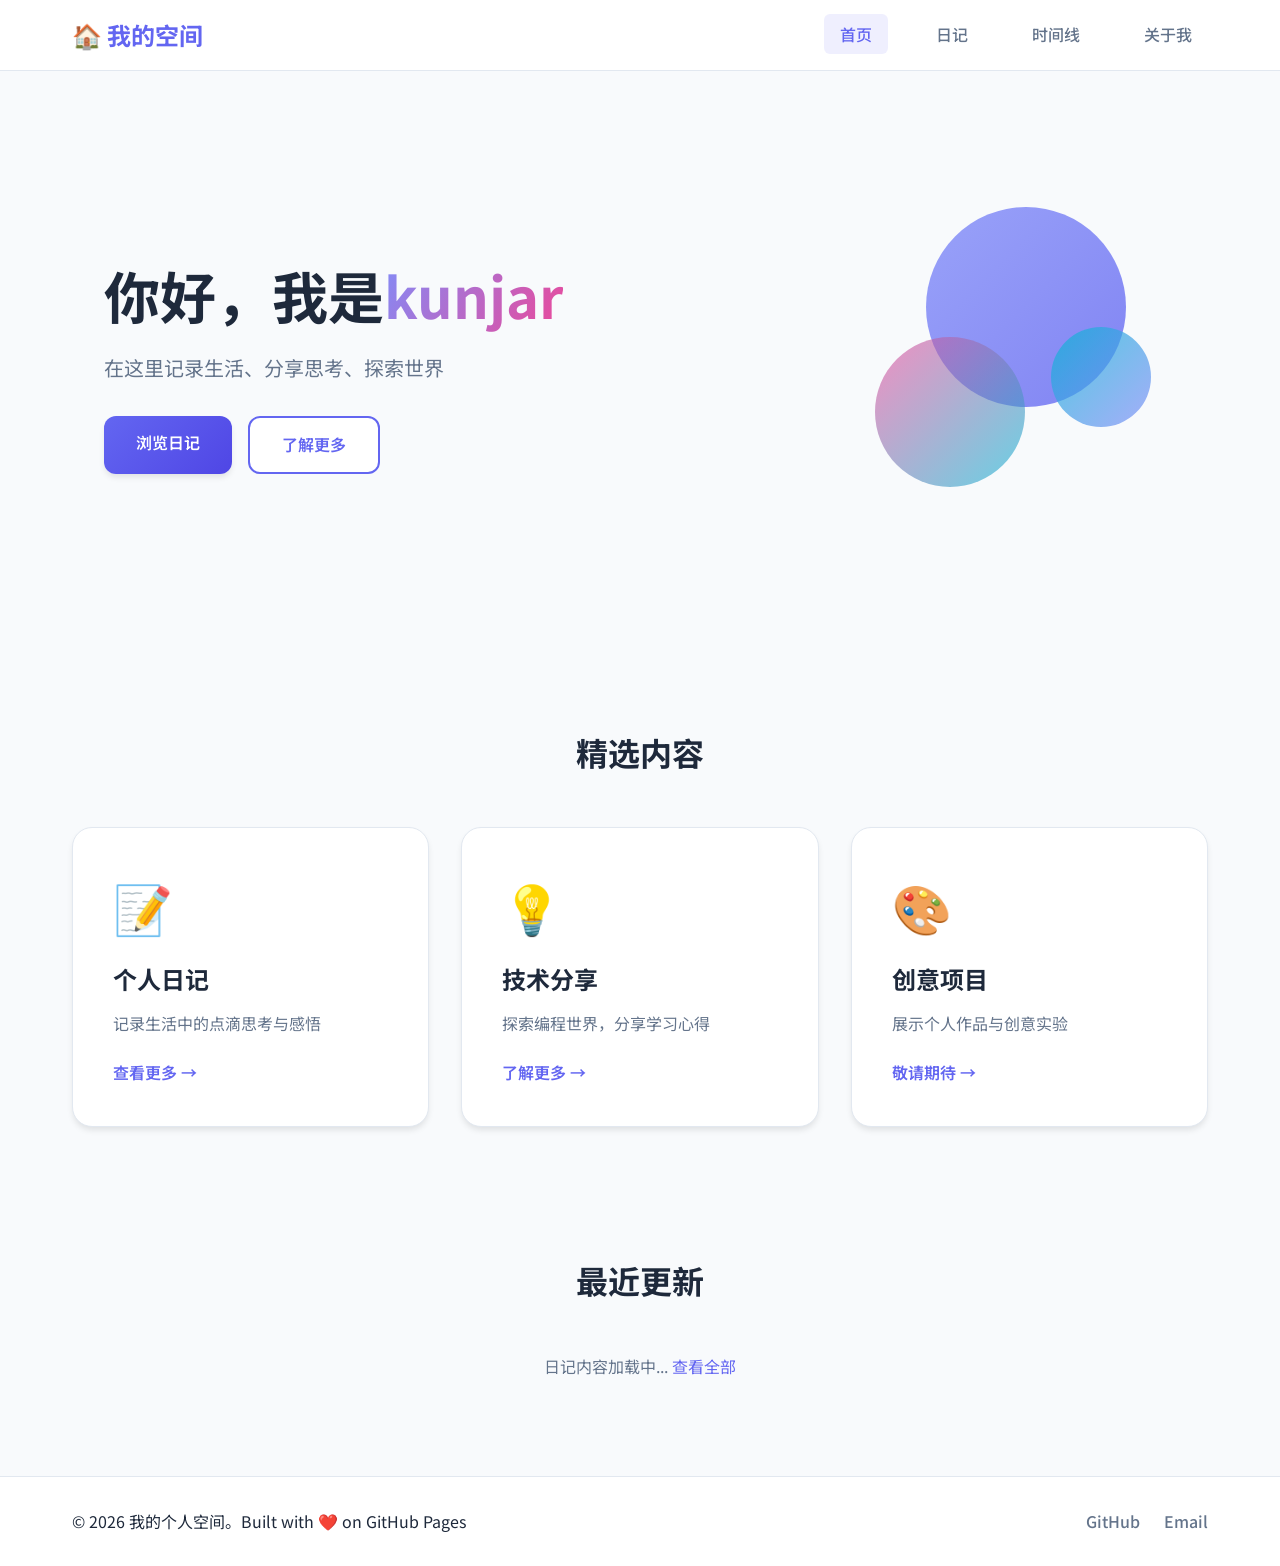
<file: index.html>
<!DOCTYPE html>
<html lang="zh-CN">
<head>
    <meta charset="UTF-8">
    <meta name="viewport" content="width=device-width, initial-scale=1.0">
    <title>kunjar 的随想录 | 记录生活与思考</title>
    <link rel="icon" type="image/svg+xml" href="favicon.svg">
    <link rel="stylesheet" href="css/style.css">
    <link rel="preconnect" href="https://fonts.googleapis.com">
    <link href="https://fonts.googleapis.com/css2?family=Noto+Sans+SC:wght@300;400;500;700&display=swap" rel="stylesheet">
</head>
<body>
    <header class="header">
        <nav class="nav">
            <div class="nav-brand">
                <a href="index.html">🏠 我的空间</a>
            </div>
            <ul class="nav-links">
                <li><a href="index.html" class="active">首页</a></li>
                <li><a href="journal/index.html">日记</a></li>
                <li><a href="timeline.html">时间线</a></li>
                <li><a href="about.html">关于我</a></li>
            </ul>
        </nav>
    </header>

    <main class="container">
        <section class="hero">
            <div class="hero-content">
                <h1 class="hero-title">你好，我是<span class="highlight">kunjar</span></h1>
                <p class="hero-subtitle">在这里记录生活、分享思考、探索世界</p>
                <div class="hero-actions">
                    <a href="journal/index.html" class="btn btn-primary">浏览日记</a>
                    <a href="about.html" class="btn btn-secondary">了解更多</a>
                </div>
            </div>
            <div class="hero-visual">
                <div class="floating-shapes">
                    <div class="shape shape-1"></div>
                    <div class="shape shape-2"></div>
                    <div class="shape shape-3"></div>
                </div>
            </div>
        </section>

        <section class="featured">
            <h2 class="section-title">精选内容</h2>
            <div class="cards-grid">
                <div class="card">
                    <div class="card-icon">📝</div>
                    <h3>个人日记</h3>
                    <p>记录生活中的点滴思考与感悟</p>
                    <a href="journal/index.html" class="card-link">查看更多 →</a>
                </div>
                <div class="card">
                    <div class="card-icon">💡</div>
                    <h3>技术分享</h3>
                    <p>探索编程世界，分享学习心得</p>
                    <a href="tech.html" class="card-link">了解更多 →</a>
                </div>
                <div class="card">
                    <div class="card-icon">🎨</div>
                    <h3>创意项目</h3>
                    <p>展示个人作品与创意实验</p>
                    <a href="coming-soon.html" class="card-link">敬请期待 →</a>
                </div>
            </div>
        </section>

        <section class="latest-posts">
            <h2 class="section-title">最近更新</h2>
            <div id="latest-posts" class="posts-list">
                <!-- 通过 JS 动态加载 -->
            </div>
        </section>
    </main>

    <footer class="footer">
        <div class="footer-content">
            <p>&copy; 2026 我的个人空间。Built with ❤️ on GitHub Pages</p>
            <div class="social-links">
                <a href="https://github.com/kunjar-git" target="_blank">GitHub</a>
                <a href="mailto:kunjar518@163.com">Email</a>
            </div>
        </div>
    </footer>

    <script src="js/main.js"></script>
</body>
</html>
</file>
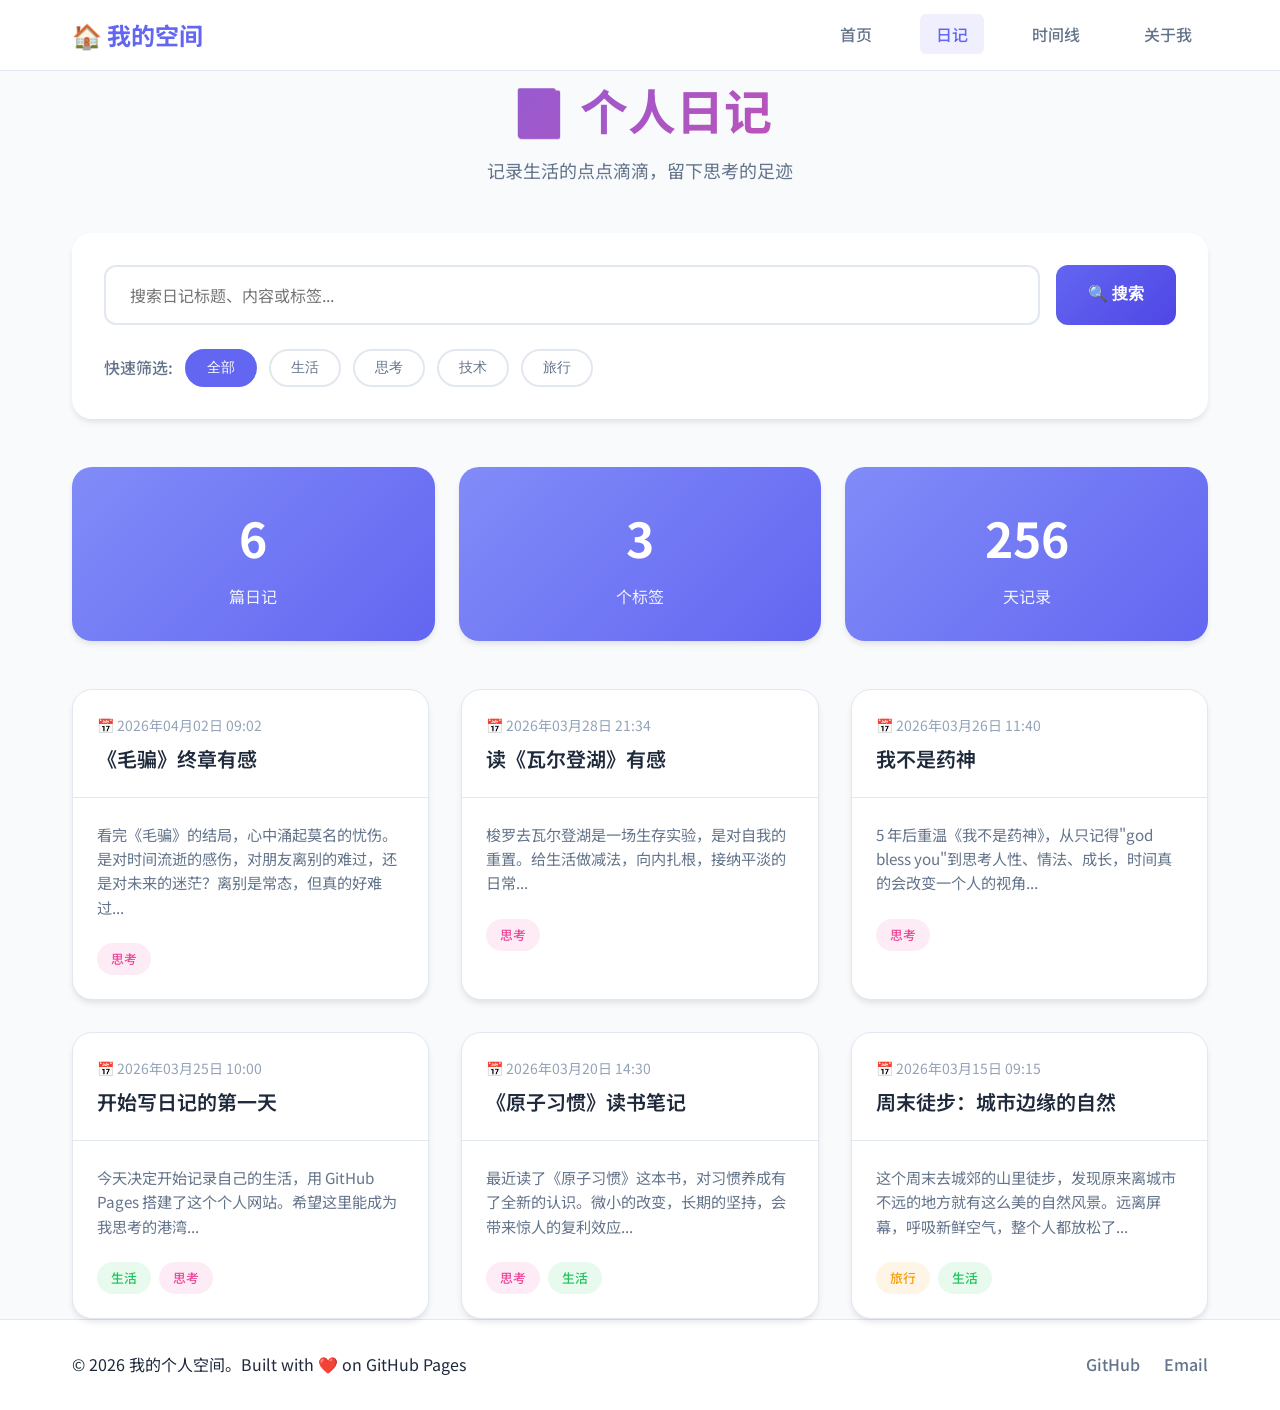
<file: journal/index.html>
<!DOCTYPE html>
<html lang="zh-CN">
<head>
    <meta charset="UTF-8">
    <meta name="viewport" content="width=device-width, initial-scale=1.0">
    <title>日记列表 | kunjar 的随想录</title>
    <link rel="icon" type="image/svg+xml" href="../favicon.svg">
    <link rel="stylesheet" href="../css/style.css">
    <link rel="stylesheet" href="../css/journal.css">
    <link href="https://fonts.googleapis.com/css2?family=Noto+Sans+SC:wght@300;400;500;700&display=swap" rel="stylesheet">
</head>
<body>
    <header class="header">
        <nav class="nav">
            <div class="nav-brand">
                <a href="../index.html">🏠 我的空间</a>
            </div>
            <ul class="nav-links">
                <li><a href="../index.html">首页</a></li>
                <li><a href="index.html" class="active">日记</a></li>
                <li><a href="../timeline.html">时间线</a></li>
                <li><a href="../about.html">关于我</a></li>
            </ul>
        </nav>
    </header>

    <main class="container">
        <section class="journal-header">
            <h1 class="page-title">📔 个人日记</h1>
            <p class="page-subtitle">记录生活的点点滴滴，留下思考的足迹</p>
        </section>

        <section class="search-section">
            <div class="search-container">
                <input 
                    type="text" 
                    id="search-input" 
                    class="search-input" 
                    placeholder="搜索日记标题、内容或标签..."
                >
                <button id="search-btn" class="search-btn">🔍 搜索</button>
            </div>
            <div class="search-filters">
                <span class="filter-label">快速筛选:</span>
                <button class="filter-btn active" data-filter="all">全部</button>
                <button class="filter-btn" data-filter="life">生活</button>
                <button class="filter-btn" data-filter="thoughts">思考</button>
                <button class="filter-btn" data-filter="tech">技术</button>
                <button class="filter-btn" data-filter="travel">旅行</button>
            </div>
        </section>

        <section class="journal-stats">
            <div class="stat-card">
                <span class="stat-number" id="total-posts">0</span>
                <span class="stat-label">篇日记</span>
            </div>
            <div class="stat-card">
                <span class="stat-number" id="total-tags">0</span>
                <span class="stat-label">个标签</span>
            </div>
            <div class="stat-card">
                <span class="stat-number" id="first-post-days">0</span>
                <span class="stat-label">天记录</span>
            </div>
        </section>

        <section class="posts-section">
            <div id="posts-container" class="posts-grid">
                <!-- 日记内容通过 JS 动态加载 -->
            </div>
            <div id="no-results" class="no-results" style="display: none;">
                <p>😕 没有找到匹配的日记</p>
            </div>
        </section>
    </main>

    <footer class="footer">
        <div class="footer-content">
            <p>&copy; 2026 我的个人空间。Built with ❤️ on GitHub Pages</p>
            <div class="social-links">
                <a href="https://github.com/kunjar-git" target="_blank">GitHub</a>
                <a href="mailto:kunjar518@163.com">Email</a>
            </div>
        </div>
    </footer>

    <script src="../js/version.js"></script>
    <script src="../js/journal-search.js"></script>
    <script src="../js/journal.js"></script>
</body>
</html>
</file>
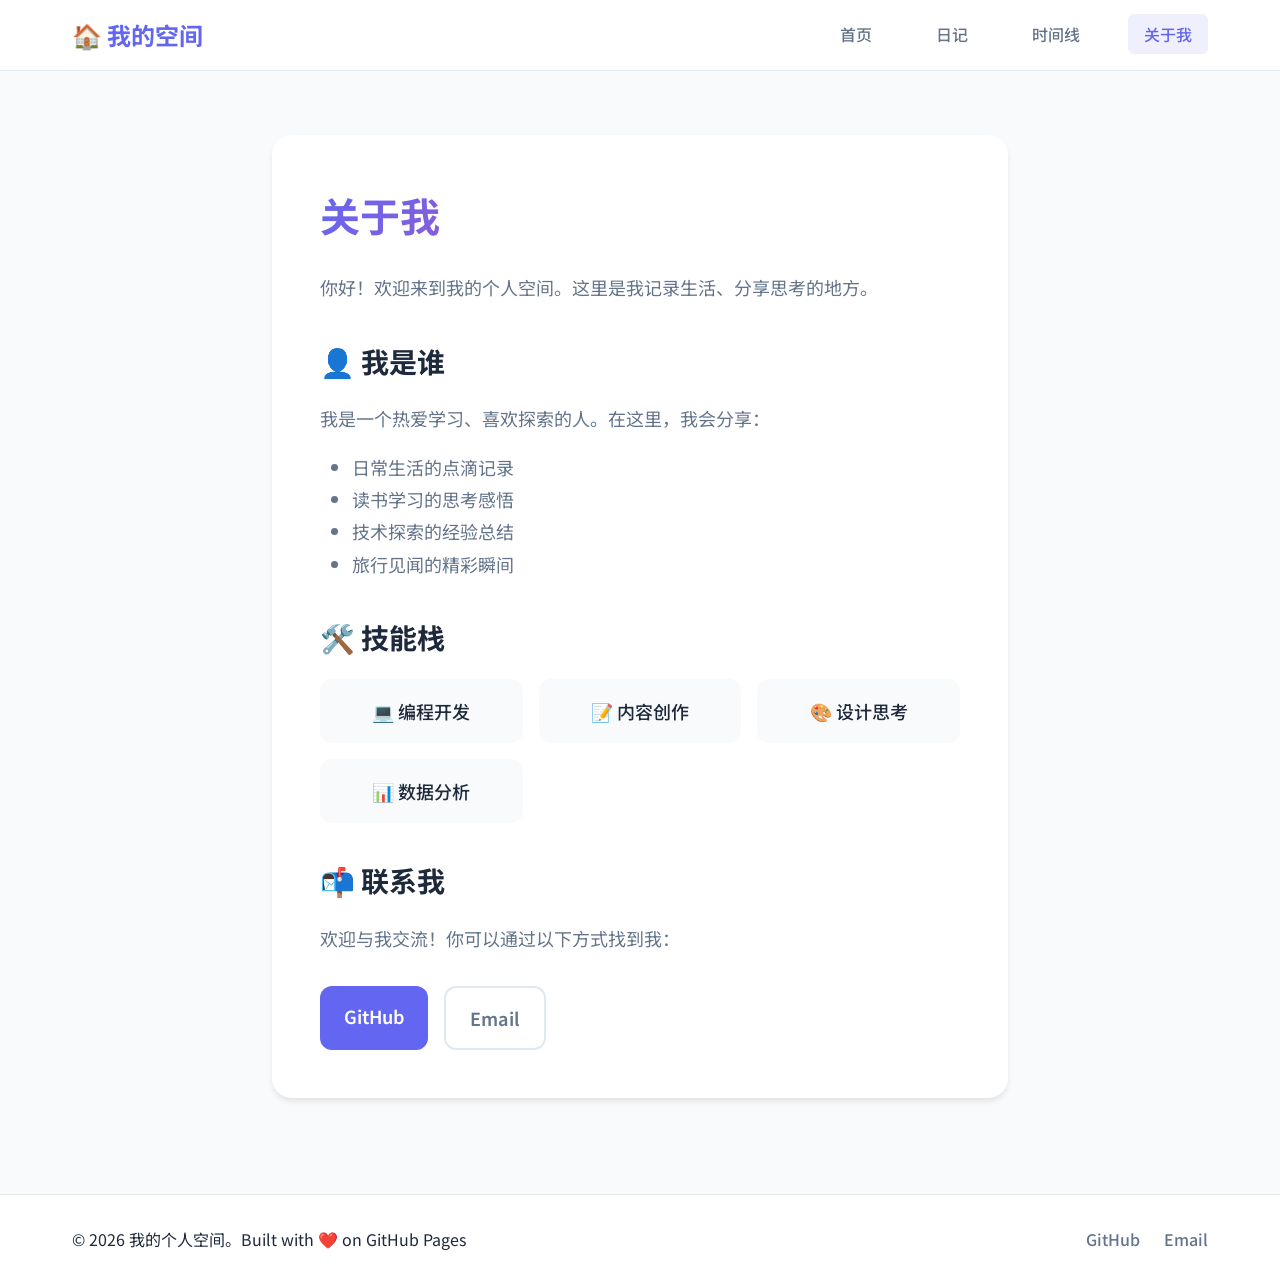
<file: about.html>
<!DOCTYPE html>
<html lang="zh-CN">
<head>
    <meta charset="UTF-8">
    <meta name="viewport" content="width=device-width, initial-scale=1.0">
    <title>关于 kunjar | 随想录</title>
    <link rel="icon" type="image/svg+xml" href="favicon.svg">
    <link rel="stylesheet" href="css/style.css">
    <link href="https://fonts.googleapis.com/css2?family=Noto+Sans+SC:wght@300;400;500;700&display=swap" rel="stylesheet">
    <style>
        .about-section {
            max-width: 800px;
            margin: 0 auto;
            padding: 4rem 2rem;
        }
        
        .about-card {
            background: var(--card-bg);
            padding: 3rem;
            border-radius: var(--radius-lg);
            box-shadow: var(--shadow-md);
            margin-bottom: 2rem;
        }
        
        .about-title {
            font-size: 2.5rem;
            margin-bottom: 1.5rem;
            background: linear-gradient(135deg, var(--primary-color), var(--secondary-color));
            -webkit-background-clip: text;
            -webkit-text-fill-color: transparent;
            background-clip: text;
        }
        
        .about-content {
            font-size: 1.125rem;
            line-height: 1.8;
            color: var(--text-secondary);
        }
        
        .about-content h2 {
            font-size: 1.75rem;
            color: var(--text-primary);
            margin: 2rem 0 1rem;
        }
        
        .skills-grid {
            display: grid;
            grid-template-columns: repeat(auto-fit, minmax(200px, 1fr));
            gap: 1rem;
            margin-top: 1rem;
        }
        
        .skill-item {
            background: var(--bg-color);
            padding: 1rem 1.5rem;
            border-radius: var(--radius-md);
            text-align: center;
            font-weight: 500;
            color: var(--text-primary);
        }
        
        .contact-links {
            display: flex;
            gap: 1rem;
            margin-top: 2rem;
            flex-wrap: wrap;
        }
        
        .contact-btn {
            padding: 0.875rem 1.5rem;
            border-radius: var(--radius-md);
            font-weight: 600;
            transition: all 0.3s ease;
        }
        
        .contact-btn.primary {
            background: var(--primary-color);
            color: white;
        }
        
        .contact-btn.secondary {
            border: 2px solid var(--border-color);
            color: var(--text-secondary);
        }
        
        .contact-btn:hover {
            transform: translateY(-2px);
            box-shadow: var(--shadow-md);
        }
    </style>
</head>
<body>
    <header class="header">
        <nav class="nav">
            <div class="nav-brand">
                <a href="index.html">🏠 我的空间</a>
            </div>
            <ul class="nav-links">
                <li><a href="index.html">首页</a></li>
                <li><a href="journal/index.html">日记</a></li>
                <li><a href="timeline.html">时间线</a></li>
                <li><a href="about.html" class="active">关于我</a></li>
            </ul>
        </nav>
    </header>

    <main class="container">
        <section class="about-section">
            <div class="about-card">
                <h1 class="about-title">关于我</h1>
                <div class="about-content">
                    <p>
                        你好！欢迎来到我的个人空间。这里是我记录生活、分享思考的地方。
                    </p>
                    
                    <h2>👤 我是谁</h2>
                    <p>
                        我是一个热爱学习、喜欢探索的人。在这里，我会分享：
                    </p>
                    <ul style="margin: 1rem 0; padding-left: 2rem; color: var(--text-secondary);">
                        <li>日常生活的点滴记录</li>
                        <li>读书学习的思考感悟</li>
                        <li>技术探索的经验总结</li>
                        <li>旅行见闻的精彩瞬间</li>
                    </ul>
                    
                    <h2>🛠️ 技能栈</h2>
                    <div class="skills-grid">
                        <div class="skill-item">💻 编程开发</div>
                        <div class="skill-item">📝 内容创作</div>
                        <div class="skill-item">🎨 设计思考</div>
                        <div class="skill-item">📊 数据分析</div>
                    </div>
                    
                    <h2>📬 联系我</h2>
                    <p>
                        欢迎与我交流！你可以通过以下方式找到我：
                    </p>
                    <div class="contact-links">
                        <a href="https://github.com/kunjar-git" target="_blank" class="contact-btn primary">
                            GitHub
                        </a>
                        <a href="mailto:kunjar518@163.com" class="contact-btn secondary">
                            Email
                        </a>
                    </div>
                </div>
            </div>
        </section>
    </main>

    <footer class="footer">
        <div class="footer-content">
            <p>&copy; 2026 我的个人空间。Built with ❤️ on GitHub Pages</p>
            <div class="social-links">
                <a href="https://github.com/kunjar-git" target="_blank">GitHub</a>
                <a href="mailto:kunjar518@163.com">Email</a>
            </div>
        </div>
    </footer>
</body>
</html>
</file>
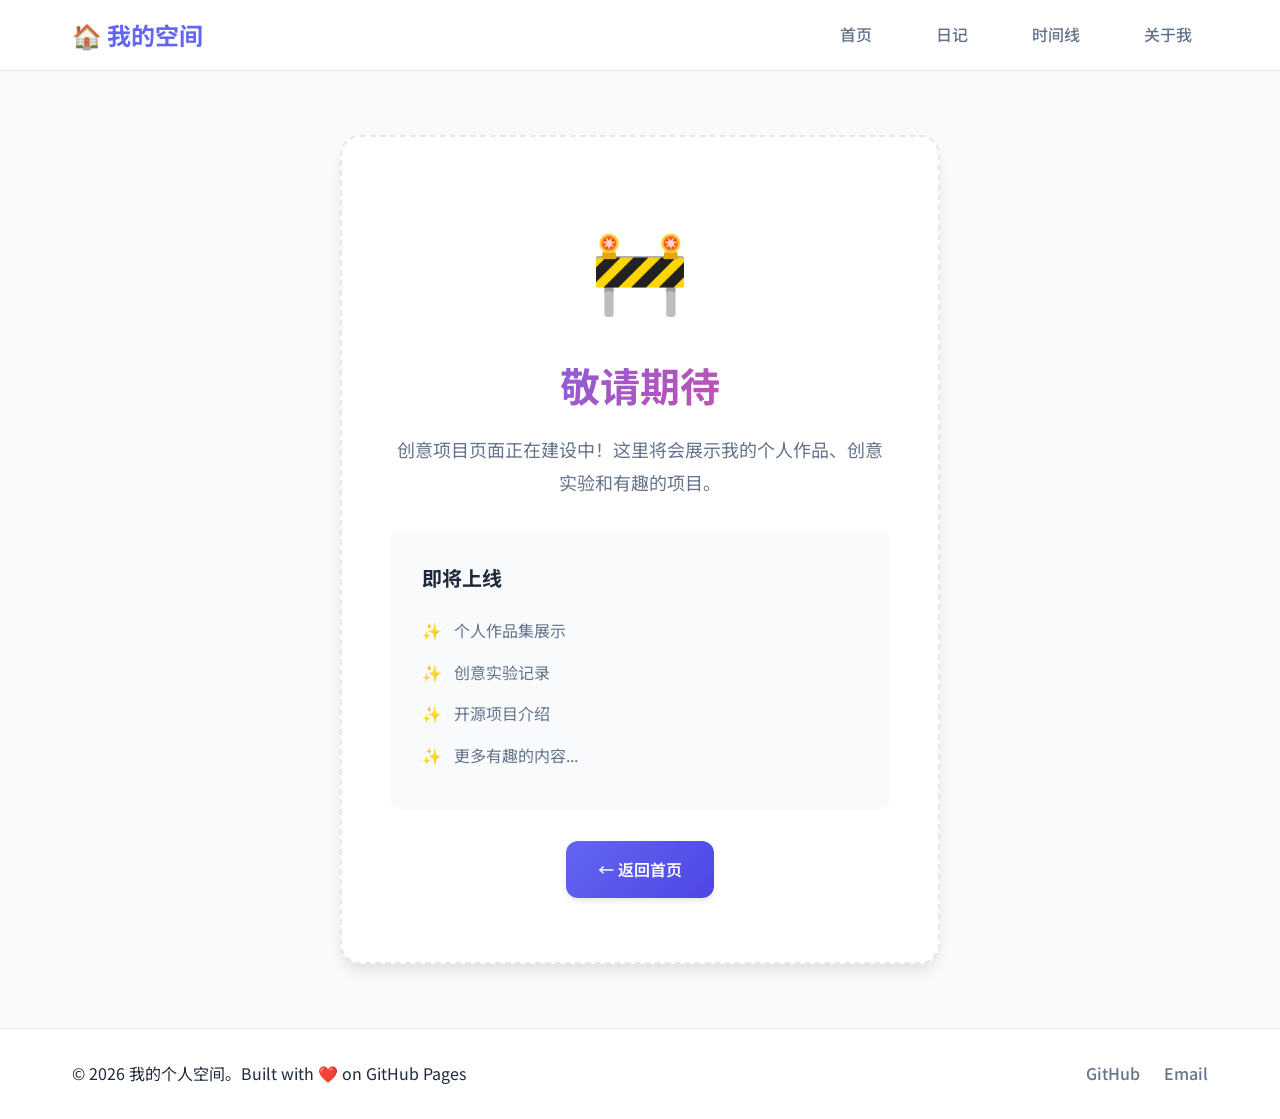
<file: coming-soon.html>
<!DOCTYPE html>
<html lang="zh-CN">
<head>
    <meta charset="UTF-8">
    <meta name="viewport" content="width=device-width, initial-scale=1.0">
    <title>敬请期待 | kunjar 的随想录</title>
    <link rel="icon" type="image/svg+xml" href="favicon.svg">
    <link rel="stylesheet" href="css/style.css">
    <link href="https://fonts.googleapis.com/css2?family=Noto+Sans+SC:wght@300;400;500;700&display=swap" rel="stylesheet">
    <style>
        .coming-soon-section {
            min-height: 60vh;
            display: flex;
            align-items: center;
            justify-content: center;
            padding: 4rem 2rem;
        }
        
        .coming-soon-card {
            text-align: center;
            max-width: 600px;
            background: var(--card-bg);
            padding: 4rem 3rem;
            border-radius: var(--radius-lg);
            box-shadow: var(--shadow-lg);
            border: 2px dashed var(--border-color);
        }
        
        .coming-soon-icon {
            font-size: 5rem;
            margin-bottom: 1.5rem;
            animation: bounce 2s infinite;
        }
        
        @keyframes bounce {
            0%, 100% { transform: translateY(0); }
            50% { transform: translateY(-10px); }
        }
        
        .coming-soon-title {
            font-size: 2.5rem;
            font-weight: 700;
            margin-bottom: 1rem;
            background: linear-gradient(135deg, var(--primary-color), var(--secondary-color));
            -webkit-background-clip: text;
            -webkit-text-fill-color: transparent;
            background-clip: text;
        }
        
        .coming-soon-desc {
            font-size: 1.125rem;
            color: var(--text-secondary);
            line-height: 1.8;
            margin-bottom: 2rem;
        }
        
        .coming-soon-features {
            text-align: left;
            background: var(--bg-color);
            padding: 2rem;
            border-radius: var(--radius-md);
            margin-bottom: 2rem;
        }
        
        .coming-soon-features h3 {
            font-size: 1.25rem;
            margin-bottom: 1rem;
            color: var(--text-primary);
        }
        
        .coming-soon-features ul {
            list-style: none;
            padding: 0;
        }
        
        .coming-soon-features li {
            padding: 0.5rem 0;
            color: var(--text-secondary);
            display: flex;
            align-items: center;
            gap: 0.75rem;
        }
        
        .coming-soon-features li::before {
            content: '✨';
        }
        
        .back-home-btn {
            display: inline-flex;
            align-items: center;
            gap: 0.5rem;
            padding: 1rem 2rem;
            background: linear-gradient(135deg, var(--primary-color), var(--primary-dark));
            color: white;
            border-radius: var(--radius-md);
            font-weight: 600;
            text-decoration: none;
            transition: all 0.3s ease;
            box-shadow: var(--shadow-md);
        }
        
        .back-home-btn:hover {
            transform: translateY(-2px);
            box-shadow: var(--shadow-lg);
        }
    </style>
</head>
<body>
    <header class="header">
        <nav class="nav">
            <div class="nav-brand">
                <a href="index.html">🏠 我的空间</a>
            </div>
            <ul class="nav-links">
                <li><a href="index.html">首页</a></li>
                <li><a href="journal/index.html">日记</a></li>
                <li><a href="timeline.html">时间线</a></li>
                <li><a href="about.html">关于我</a></li>
            </ul>
        </nav>
    </header>

    <main class="container">
        <section class="coming-soon-section">
            <div class="coming-soon-card">
                <div class="coming-soon-icon">🚧</div>
                <h1 class="coming-soon-title">敬请期待</h1>
                <p class="coming-soon-desc">
                    创意项目页面正在建设中！这里将会展示我的个人作品、创意实验和有趣的项目。
                </p>
                
                <div class="coming-soon-features">
                    <h3>即将上线</h3>
                    <ul>
                        <li>个人作品集展示</li>
                        <li>创意实验记录</li>
                        <li>开源项目介绍</li>
                        <li>更多有趣的内容...</li>
                    </ul>
                </div>
                
                <a href="index.html" class="back-home-btn">
                    ← 返回首页
                </a>
            </div>
        </section>
    </main>

    <footer class="footer">
        <div class="footer-content">
            <p>&copy; 2026 我的个人空间。Built with ❤️ on GitHub Pages</p>
            <div class="social-links">
                <a href="https://github.com/kunjar-git" target="_blank">GitHub</a>
                <a href="mailto:kunjar518@163.com">Email</a>
            </div>
        </div>
    </footer>
</body>
</html>
</file>
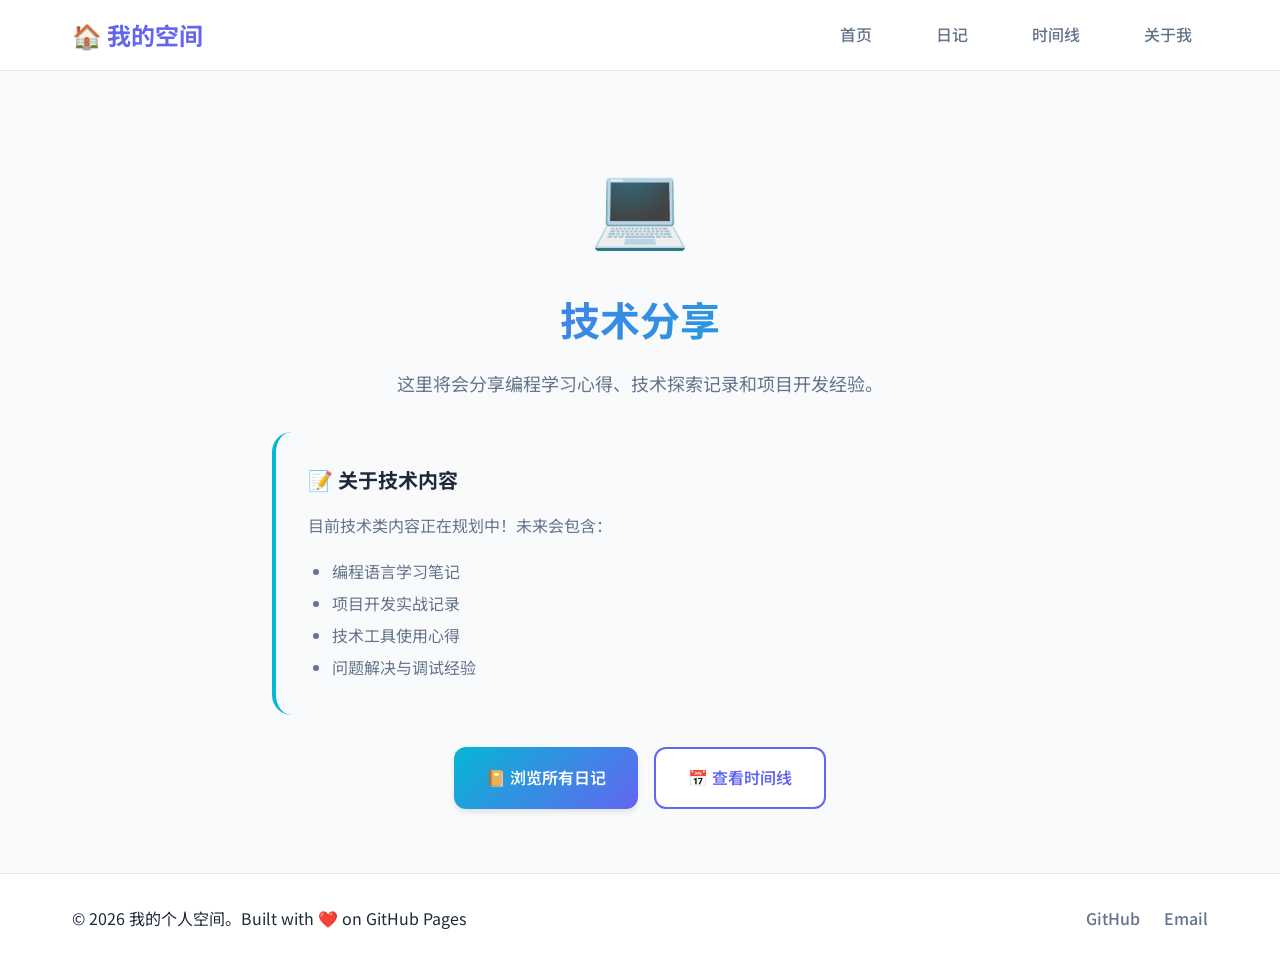
<file: tech.html>
<!DOCTYPE html>
<html lang="zh-CN">
<head>
    <meta charset="UTF-8">
    <meta name="viewport" content="width=device-width, initial-scale=1.0">
    <title>技术分享 | kunjar 的随想录</title>
    <link rel="icon" type="image/svg+xml" href="favicon.svg">
    <link rel="stylesheet" href="css/style.css">
    <link href="https://fonts.googleapis.com/css2?family=Noto+Sans+SC:wght@300;400;500;700&display=swap" rel="stylesheet">
    <style>
        .tech-section {
            max-width: 800px;
            margin: 0 auto;
            padding: 4rem 2rem;
            text-align: center;
        }
        
        .tech-icon {
            font-size: 5rem;
            margin-bottom: 1.5rem;
            animation: float 3s ease-in-out infinite;
        }
        
        @keyframes float {
            0%, 100% { transform: translateY(0); }
            50% { transform: translateY(-15px); }
        }
        
        .tech-title {
            font-size: 2.5rem;
            font-weight: 700;
            margin-bottom: 1rem;
            background: linear-gradient(135deg, var(--primary-color), var(--accent-color));
            -webkit-background-clip: text;
            -webkit-text-fill-color: transparent;
            background-clip: text;
        }
        
        .tech-desc {
            font-size: 1.125rem;
            color: var(--text-secondary);
            line-height: 1.8;
            margin-bottom: 2rem;
        }
        
        .tech-note {
            background: var(--bg-color);
            padding: 2rem;
            border-radius: var(--radius-lg);
            border-left: 4px solid var(--accent-color);
            text-align: left;
            margin-bottom: 2rem;
        }
        
        .tech-note h3 {
            font-size: 1.25rem;
            margin-bottom: 1rem;
            color: var(--text-primary);
        }
        
        .tech-note p {
            color: var(--text-secondary);
            line-height: 1.7;
        }
        
        .tech-actions {
            display: flex;
            gap: 1rem;
            justify-content: center;
            flex-wrap: wrap;
        }
        
        .btn {
            padding: 1rem 2rem;
            border-radius: var(--radius-md);
            font-weight: 600;
            text-decoration: none;
            transition: all 0.3s ease;
            display: inline-flex;
            align-items: center;
            gap: 0.5rem;
        }
        
        .btn-primary {
            background: linear-gradient(135deg, var(--accent-color), var(--primary-color));
            color: white;
            box-shadow: var(--shadow-md);
        }
        
        .btn-primary:hover {
            transform: translateY(-2px);
            box-shadow: var(--shadow-lg);
        }
        
        .btn-secondary {
            background: var(--card-bg);
            color: var(--primary-color);
            border: 2px solid var(--primary-color);
        }
        
        .btn-secondary:hover {
            background: var(--primary-color);
            color: white;
        }
    </style>
</head>
<body>
    <header class="header">
        <nav class="nav">
            <div class="nav-brand">
                <a href="index.html">🏠 我的空间</a>
            </div>
            <ul class="nav-links">
                <li><a href="index.html">首页</a></li>
                <li><a href="journal/index.html">日记</a></li>
                <li><a href="timeline.html">时间线</a></li>
                <li><a href="about.html">关于我</a></li>
            </ul>
        </nav>
    </header>

    <main class="container">
        <section class="tech-section">
            <div class="tech-icon">💻</div>
            <h1 class="tech-title">技术分享</h1>
            <p class="tech-desc">
                这里将会分享编程学习心得、技术探索记录和项目开发经验。
            </p>
            
            <div class="tech-note">
                <h3>📝 关于技术内容</h3>
                <p>
                    目前技术类内容正在规划中！未来会包含：
                </p>
                <ul style="margin-top: 1rem; padding-left: 1.5rem; color: var(--text-secondary); line-height: 2;">
                    <li>编程语言学习笔记</li>
                    <li>项目开发实战记录</li>
                    <li>技术工具使用心得</li>
                    <li>问题解决与调试经验</li>
                </ul>
            </div>
            
            <div class="tech-actions">
                <a href="journal/index.html" class="btn btn-primary">
                    📔 浏览所有日记
                </a>
                <a href="timeline.html" class="btn btn-secondary">
                    📅 查看时间线
                </a>
            </div>
        </section>
    </main>

    <footer class="footer">
        <div class="footer-content">
            <p>&copy; 2026 我的个人空间。Built with ❤️ on GitHub Pages</p>
            <div class="social-links">
                <a href="https://github.com/kunjar-git" target="_blank">GitHub</a>
                <a href="mailto:kunjar518@163.com">Email</a>
            </div>
        </div>
    </footer>
</body>
</html>
</file>
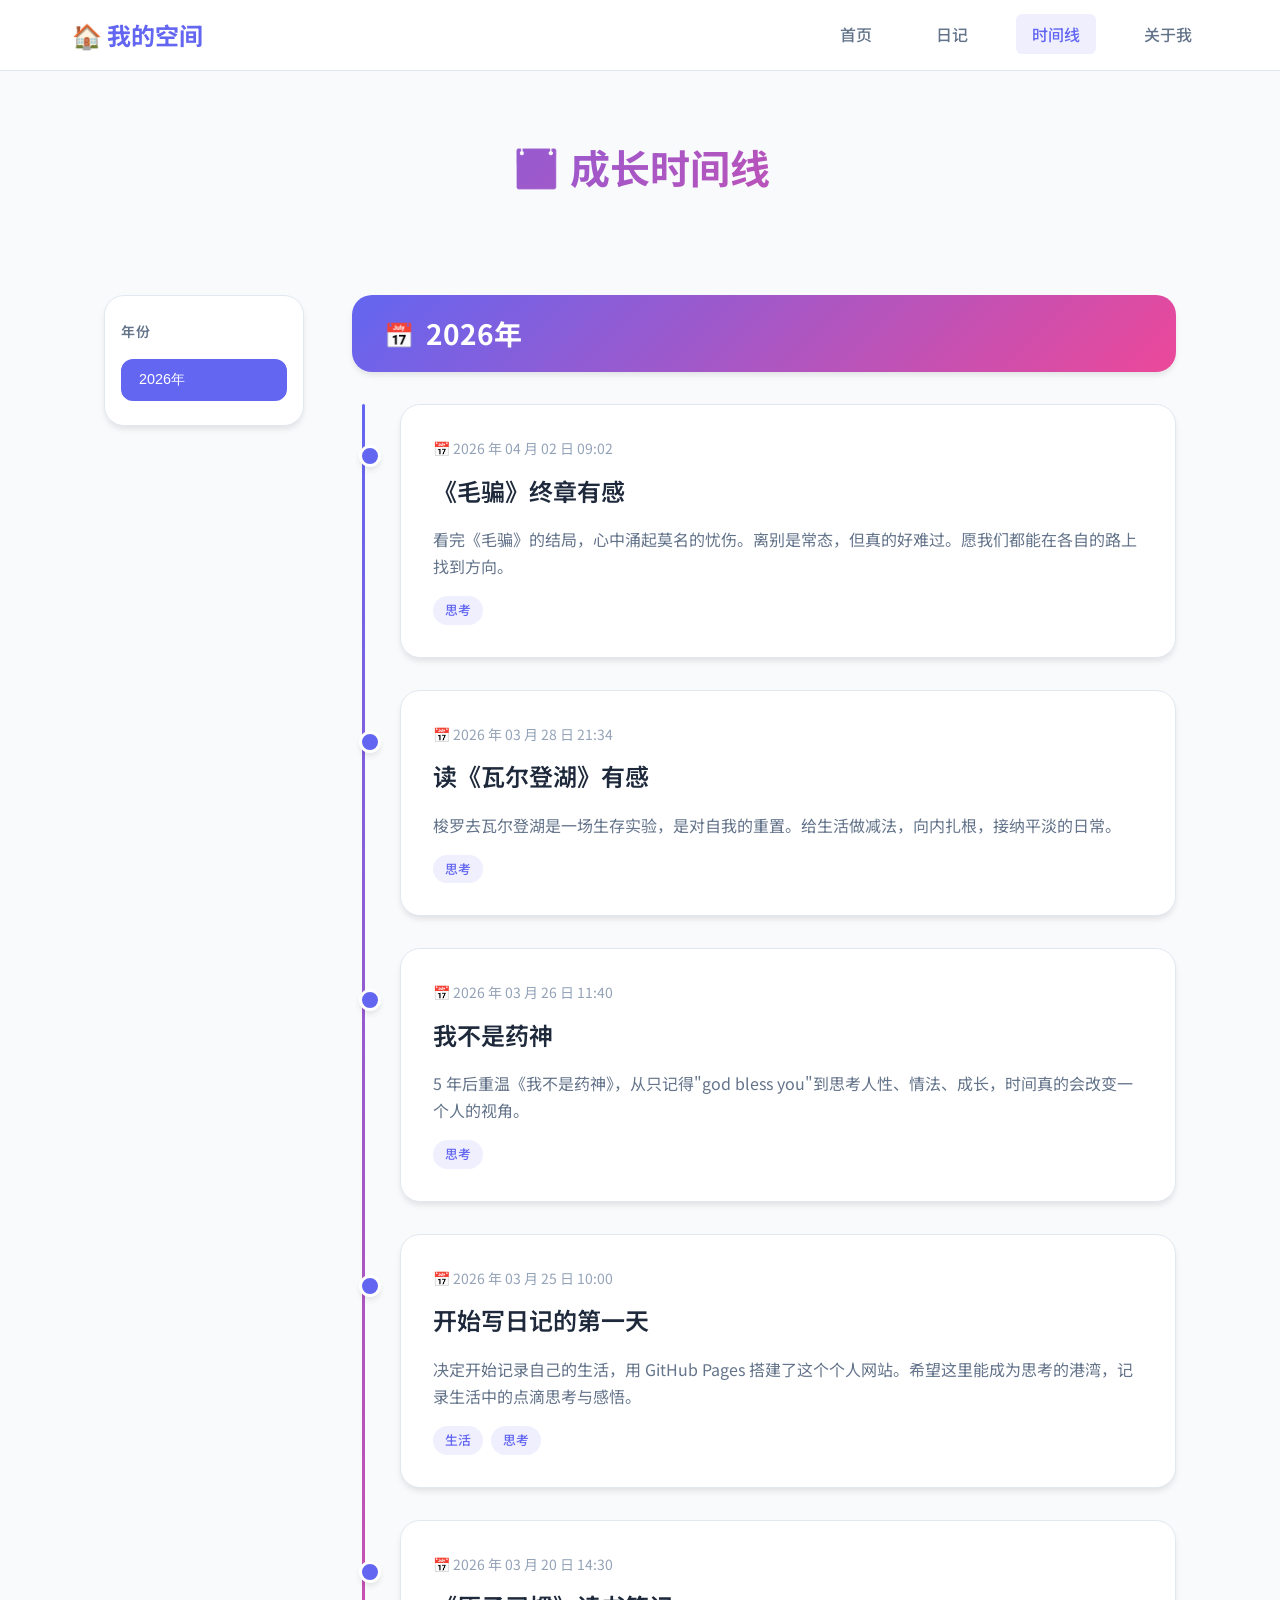
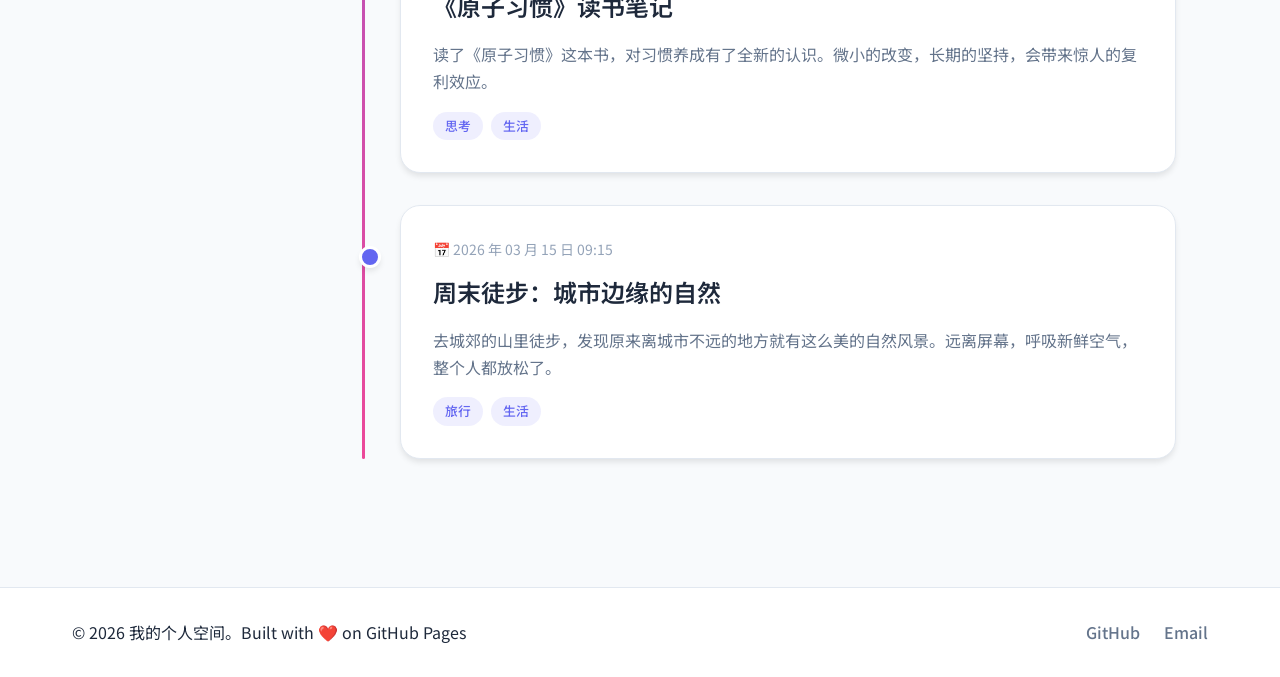
<file: timeline.html>
<!DOCTYPE html>
<html lang="zh-CN">
<head>
    <meta charset="UTF-8">
    <meta name="viewport" content="width=device-width, initial-scale=1.0">
    <title>成长时间线 | kunjar 的随想录</title>
    <link rel="icon" type="image/svg+xml" href="favicon.svg">
    <link rel="stylesheet" href="css/style.css">
    <link href="https://fonts.googleapis.com/css2?family=Noto+Sans+SC:wght@300;400;500;700&display=swap" rel="stylesheet">
    <style>
        .timeline-section {
            max-width: 1200px;
            margin: 0 auto;
            padding: 4rem 2rem;
            display: grid;
            grid-template-columns: 200px 1fr;
            gap: 3rem;
        }
        
        .page-title {
            font-size: 2.5rem;
            text-align: center;
            margin-bottom: 3rem;
            background: linear-gradient(135deg, var(--primary-color), var(--secondary-color));
            -webkit-background-clip: text;
            -webkit-text-fill-color: transparent;
            background-clip: text;
            grid-column: 1 / -1;
        }
        
        /* 侧边年份导航 */
        .year-sidebar {
            position: sticky;
            top: 100px;
            height: fit-content;
            background: var(--card-bg);
            padding: 1.5rem 1rem;
            border-radius: var(--radius-lg);
            box-shadow: var(--shadow-md);
            border: 1px solid var(--border-color);
        }
        
        .year-sidebar-title {
            font-size: 0.875rem;
            font-weight: 600;
            color: var(--text-secondary);
            margin-bottom: 1rem;
            text-transform: uppercase;
            letter-spacing: 0.05em;
        }
        
        .year-nav {
            display: flex;
            flex-direction: column;
            gap: 0.5rem;
        }
        
        .year-nav-btn {
            padding: 0.6rem 1rem;
            border: 2px solid var(--border-color);
            background: var(--card-bg);
            border-radius: var(--radius-md);
            font-size: 0.9rem;
            font-weight: 500;
            cursor: pointer;
            transition: all 0.2s ease;
            color: var(--text-secondary);
            text-align: left;
        }
        
        .year-nav-btn:hover {
            border-color: var(--primary-light);
            color: var(--primary-color);
            background: rgba(99, 102, 241, 0.05);
        }
        
        .year-nav-btn.active {
            background: var(--primary-color);
            border-color: var(--primary-color);
            color: white;
        }
        
        /* 时间线内容 */
        .timeline-content {
            min-width: 0;
        }
        
        .year-group {
            margin-bottom: 4rem;
            scroll-margin-top: 120px;
        }
        
        .year-header {
            background: linear-gradient(135deg, var(--primary-color), var(--secondary-color));
            color: white;
            padding: 1rem 2rem;
            border-radius: var(--radius-lg);
            margin-bottom: 2rem;
            font-size: 1.75rem;
            font-weight: 700;
            box-shadow: var(--shadow-md);
            display: flex;
            align-items: center;
            gap: 0.75rem;
        }
        
        .year-header::before {
            content: '📅';
            font-size: 1.5rem;
        }
        
        .timeline {
            position: relative;
            padding-left: 3rem;
        }
        
        .timeline::before {
            content: '';
            position: absolute;
            left: 10px;
            top: 0;
            bottom: 0;
            width: 3px;
            background: linear-gradient(to bottom, var(--primary-color), var(--secondary-color));
            border-radius: 3px;
        }
        
        .timeline-item {
            position: relative;
            margin-bottom: 2rem;
            background: var(--card-bg);
            padding: 2rem;
            border-radius: var(--radius-lg);
            box-shadow: var(--shadow-md);
            border: 1px solid var(--border-color);
            transition: all 0.3s ease;
            cursor: pointer;
            text-decoration: none;
            display: block;
            color: inherit;
        }
        
        .timeline-item:hover {
            transform: translateX(10px);
            box-shadow: var(--shadow-lg);
            border-color: var(--primary-light);
        }
        
        .timeline-item::before {
            content: '';
            position: absolute;
            left: -2.6rem;
            top: 2.5rem;
            width: 16px;
            height: 16px;
            background: var(--primary-color);
            border: 3px solid white;
            border-radius: 50%;
            box-shadow: var(--shadow-md);
        }
        
        .timeline-date {
            font-size: 0.875rem;
            color: var(--text-light);
            margin-bottom: 0.75rem;
            display: flex;
            align-items: center;
            gap: 0.5rem;
        }
        
        .timeline-title {
            font-size: 1.5rem;
            font-weight: 600;
            color: var(--text-primary);
            margin-bottom: 1rem;
        }
        
        .timeline-description {
            color: var(--text-secondary);
            line-height: 1.7;
        }
        
        .timeline-tag {
            display: inline-block;
            background: rgba(99, 102, 241, 0.1);
            color: var(--primary-color);
            padding: 0.25rem 0.75rem;
            border-radius: 20px;
            font-size: 0.8rem;
            font-weight: 500;
            margin-top: 1rem;
            margin-right: 0.5rem;
        }
        
        .loading {
            text-align: center;
            padding: 4rem 2rem;
            color: var(--text-secondary);
            font-size: 1.125rem;
        }
        
        /* 响应式 */
        @media (max-width: 768px) {
            .timeline-section {
                grid-template-columns: 1fr;
                gap: 1.5rem;
            }
            
            .year-sidebar {
                position: relative;
                top: 0;
                display: flex;
                overflow-x: auto;
                padding: 1rem;
            }
            
            .year-sidebar-title {
                display: none;
            }
            
            .year-nav {
                flex-direction: row;
                flex-wrap: nowrap;
            }
            
            .year-nav-btn {
                white-space: nowrap;
            }
        }
    </style>
</head>
<body>
    <header class="header">
        <nav class="nav">
            <div class="nav-brand">
                <a href="index.html">🏠 我的空间</a>
            </div>
            <ul class="nav-links">
                <li><a href="index.html">首页</a></li>
                <li><a href="journal/index.html">日记</a></li>
                <li><a href="timeline.html" class="active">时间线</a></li>
                <li><a href="about.html">关于我</a></li>
            </ul>
        </nav>
    </header>

    <main class="container">
        <section class="timeline-section">
            <h1 class="page-title">📅 成长时间线</h1>
            
            <!-- 侧边年份导航 -->
            <aside class="year-sidebar">
                <div class="year-sidebar-title">年份</div>
                <div class="year-nav" id="year-nav"></div>
            </aside>
            
            <!-- 时间线内容 -->
            <div class="timeline-content">
                <div id="timeline-container">
                    <div class="loading">⏳ 加载中...</div>
                </div>
            </div>
        </section>
    </main>

    <footer class="footer">
        <div class="footer-content">
            <p>&copy; 2026 我的个人空间。Built with ❤️ on GitHub Pages</p>
            <div class="social-links">
                <a href="https://github.com/kunjar-git" target="_blank">GitHub</a>
                <a href="mailto:kunjar518@163.com">Email</a>
            </div>
        </div>
    </footer>

    <script src="js/version.js"></script>
    <script src="js/timeline.js"></script>
</body>
</html>
</file>
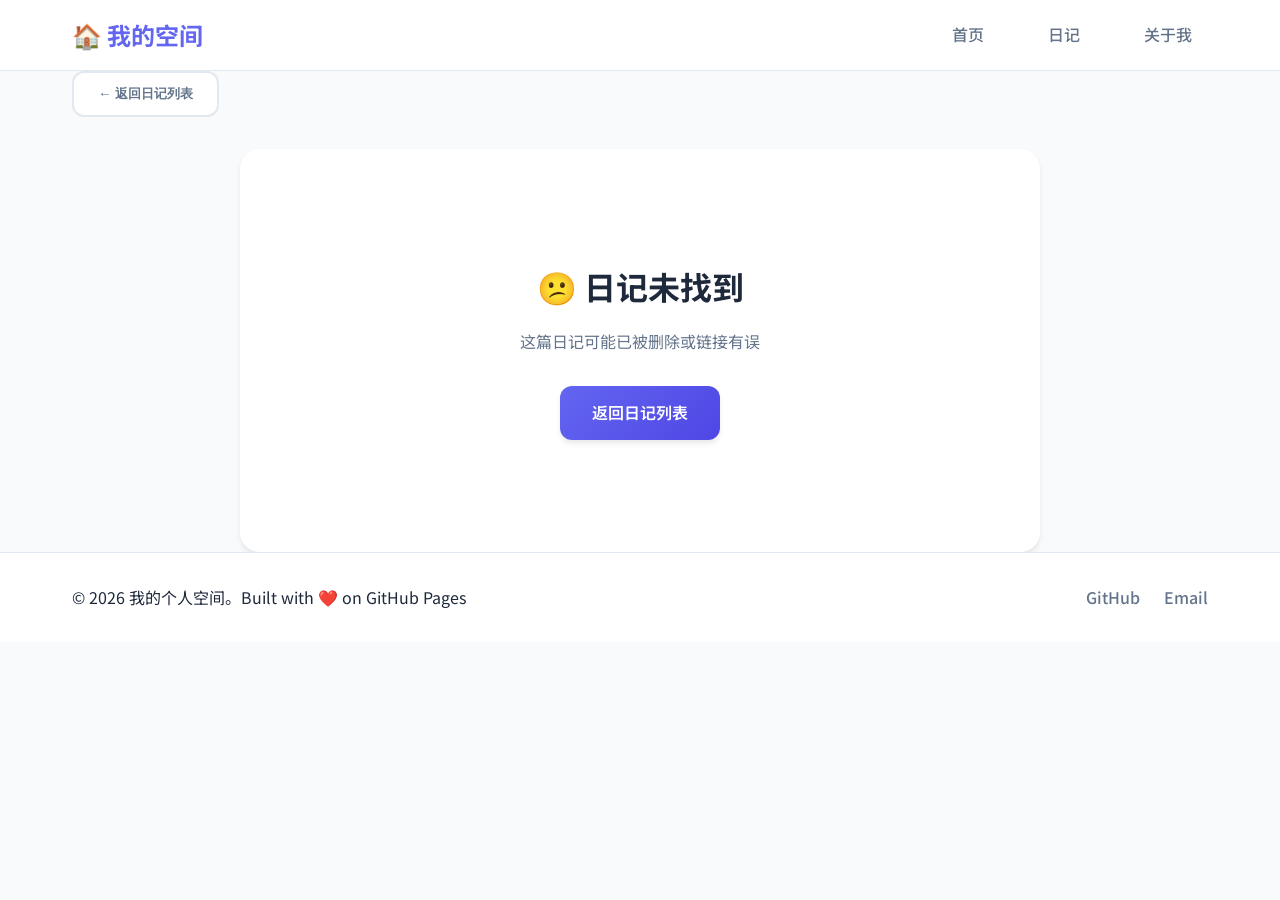
<file: journal/post.html>
<!DOCTYPE html>
<html lang="zh-CN">
<head>
    <meta charset="UTF-8">
    <meta name="viewport" content="width=device-width, initial-scale=1.0">
    <title>日记详情 | kunjar 的随想录</title>
    <link rel="icon" type="image/svg+xml" href="../favicon.svg">
    <link rel="stylesheet" href="../css/style.css">
    <link rel="stylesheet" href="../css/journal.css">
    <link href="https://fonts.googleapis.com/css2?family=Noto+Sans+SC:wght@300;400;500;700&display=swap" rel="stylesheet">
</head>
<body>
    <header class="header">
        <nav class="nav">
            <div class="nav-brand">
                <a href="../index.html">🏠 我的空间</a>
            </div>
            <ul class="nav-links">
                <li><a href="../index.html">首页</a></li>
                <li><a href="index.html">日记</a></li>
                <li><a href="../about.html">关于我</a></li>
            </ul>
        </nav>
    </header>

    <main class="container">
        <button class="back-btn" onclick="history.back()">
            ← 返回日记列表
        </button>

        <article class="post-content" id="post-content">
            <!-- 日记内容通过 JS 动态加载 -->
        </article>
    </main>

    <footer class="footer">
        <div class="footer-content">
            <p>&copy; 2026 我的个人空间。Built with ❤️ on GitHub Pages</p>
            <div class="social-links">
                <a href="https://github.com/kunjar-git" target="_blank">GitHub</a>
                <a href="mailto:kunjar518@163.com">Email</a>
            </div>
        </div>
    </footer>

    <script src="../js/journal-data.js"></script>
    <script src="../js/post.js"></script>
</body>
</html>
</file>
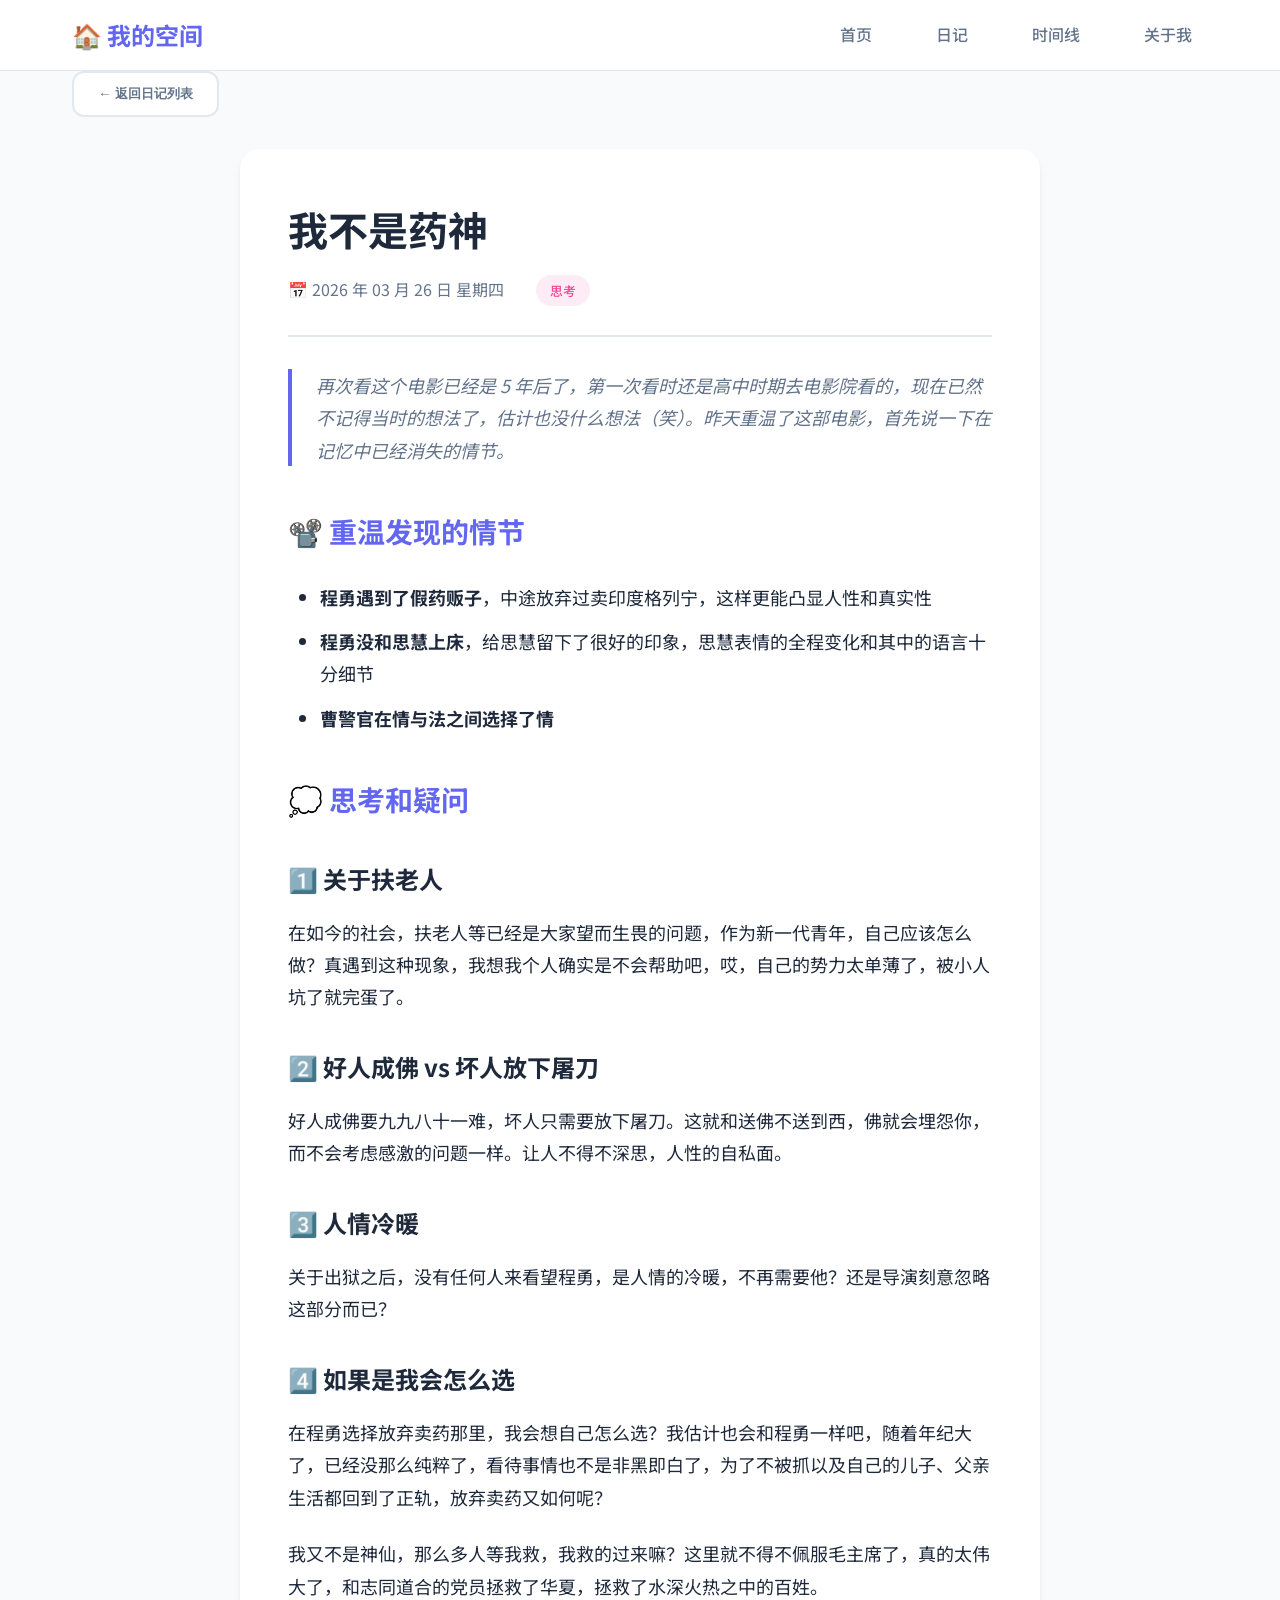
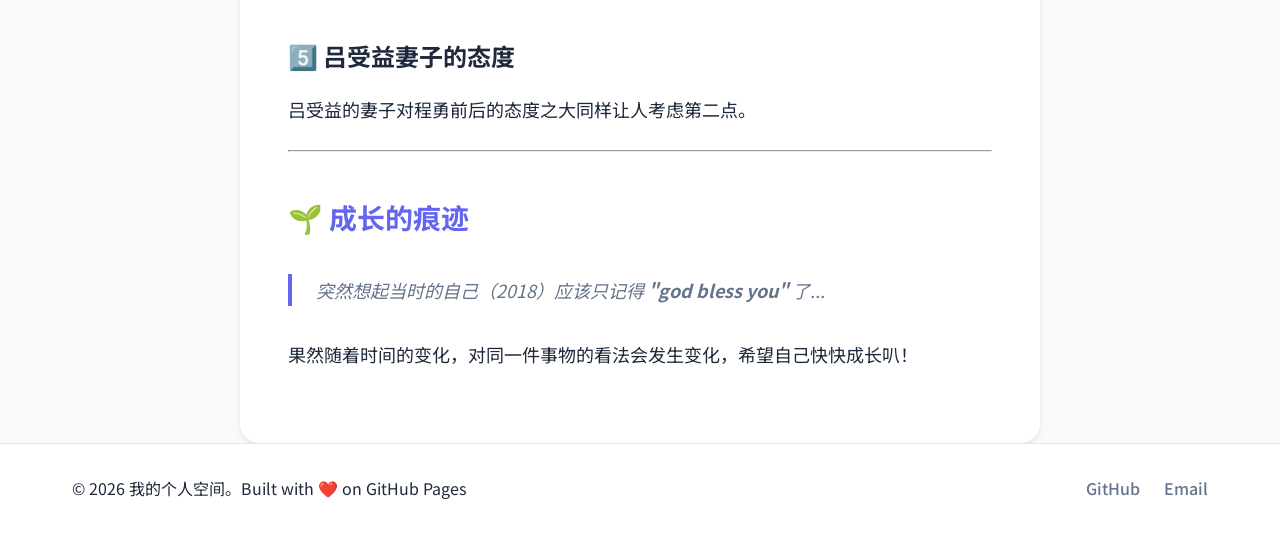
<file: posts/2023-06-24-not-a-medicine-god.html>
<!DOCTYPE html>
<html lang="zh-CN">
<head>
    <meta charset="UTF-8">
    <meta name="viewport" content="width=device-width, initial-scale=1.0">
    <title>我不是药神 - 个人日记</title>
    <link rel="stylesheet" href="../css/style.css">
    <link rel="stylesheet" href="../css/journal.css">
    <link href="https://fonts.googleapis.com/css2?family=Noto+Sans+SC:wght@300;400;500;700&display=swap" rel="stylesheet">
</head>
<body>
    <header class="header">
        <nav class="nav">
            <div class="nav-brand">
                <a href="../index.html">🏠 我的空间</a>
            </div>
            <ul class="nav-links">
                <li><a href="../index.html">首页</a></li>
                <li><a href="../journal/index.html">日记</a></li>
                <li><a href="../timeline.html">时间线</a></li>
                <li><a href="../about.html">关于我</a></li>
            </ul>
        </nav>
    </header>

    <main class="container">
        <button class="back-btn" onclick="history.back()">
            ← 返回日记列表
        </button>

        <article class="post-content">
            <div class="post-header">
                <h1>我不是药神</h1>
                <div class="post-meta-large">
                    <span>📅 2026 年 03 月 26 日 星期四</span>
                    <div class="post-tags">
                        <span class="post-tag thoughts">思考</span>
                    </div>
                </div>
            </div>
            <div class="post-body">
                <blockquote>
                    <p>再次看这个电影已经是 5 年后了，第一次看时还是高中时期去电影院看的，现在已然不记得当时的想法了，估计也没什么想法（笑）。昨天重温了这部电影，首先说一下在记忆中已经消失的情节。</p>
                </blockquote>

                <h2>📽️ 重温发现的情节</h2>
                <ul>
                    <li><strong>程勇遇到了假药贩子</strong>，中途放弃过卖印度格列宁，这样更能凸显人性和真实性</li>
                    <li><strong>程勇没和思慧上床</strong>，给思慧留下了很好的印象，思慧表情的全程变化和其中的语言十分细节</li>
                    <li><strong>曹警官在情与法之间选择了情</strong></li>
                </ul>

                <h2>💭 思考和疑问</h2>

                <h3>1️⃣ 关于扶老人</h3>
                <p>在如今的社会，扶老人等已经是大家望而生畏的问题，作为新一代青年，自己应该怎么做？真遇到这种现象，我想我个人确实是不会帮助吧，哎，自己的势力太单薄了，被小人坑了就完蛋了。</p>

                <h3>2️⃣ 好人成佛 vs 坏人放下屠刀</h3>
                <p>好人成佛要九九八十一难，坏人只需要放下屠刀。这就和送佛不送到西，佛就会埋怨你，而不会考虑感激的问题一样。让人不得不深思，人性的自私面。</p>

                <h3>3️⃣ 人情冷暖</h3>
                <p>关于出狱之后，没有任何人来看望程勇，是人情的冷暖，不再需要他？还是导演刻意忽略这部分而已？</p>

                <h3>4️⃣ 如果是我会怎么选</h3>
                <p>在程勇选择放弃卖药那里，我会想自己怎么选？我估计也会和程勇一样吧，随着年纪大了，已经没那么纯粹了，看待事情也不是非黑即白了，为了不被抓以及自己的儿子、父亲生活都回到了正轨，放弃卖药又如何呢？</p>
                <p>我又不是神仙，那么多人等我救，我救的过来嘛？这里就不得不佩服毛主席了，真的太伟大了，和志同道合的党员拯救了华夏，拯救了水深火热之中的百姓。</p>

                <h3>5️⃣ 吕受益妻子的态度</h3>
                <p>吕受益的妻子对程勇前后的态度之大同样让人考虑第二点。</p>

                <hr>

                <h2>🌱 成长的痕迹</h2>
                <blockquote>
                    <p>突然想起当时的自己（2018）应该只记得 <strong>"god bless you"</strong> 了...</p>
                </blockquote>

                <p>果然随着时间的变化，对同一件事物的看法会发生变化，希望自己快快成长叭！</p>
            </div>
        </article>
    </main>

    <footer class="footer">
        <div class="footer-content">
            <p>&copy; 2026 我的个人空间。Built with ❤️ on GitHub Pages</p>
            <div class="social-links">
                <a href="https://github.com/kunjar-git" target="_blank">GitHub</a>
                <a href="mailto:your@email.com">Email</a>
            </div>
        </div>
    </footer>
</body>
</html>
</file>
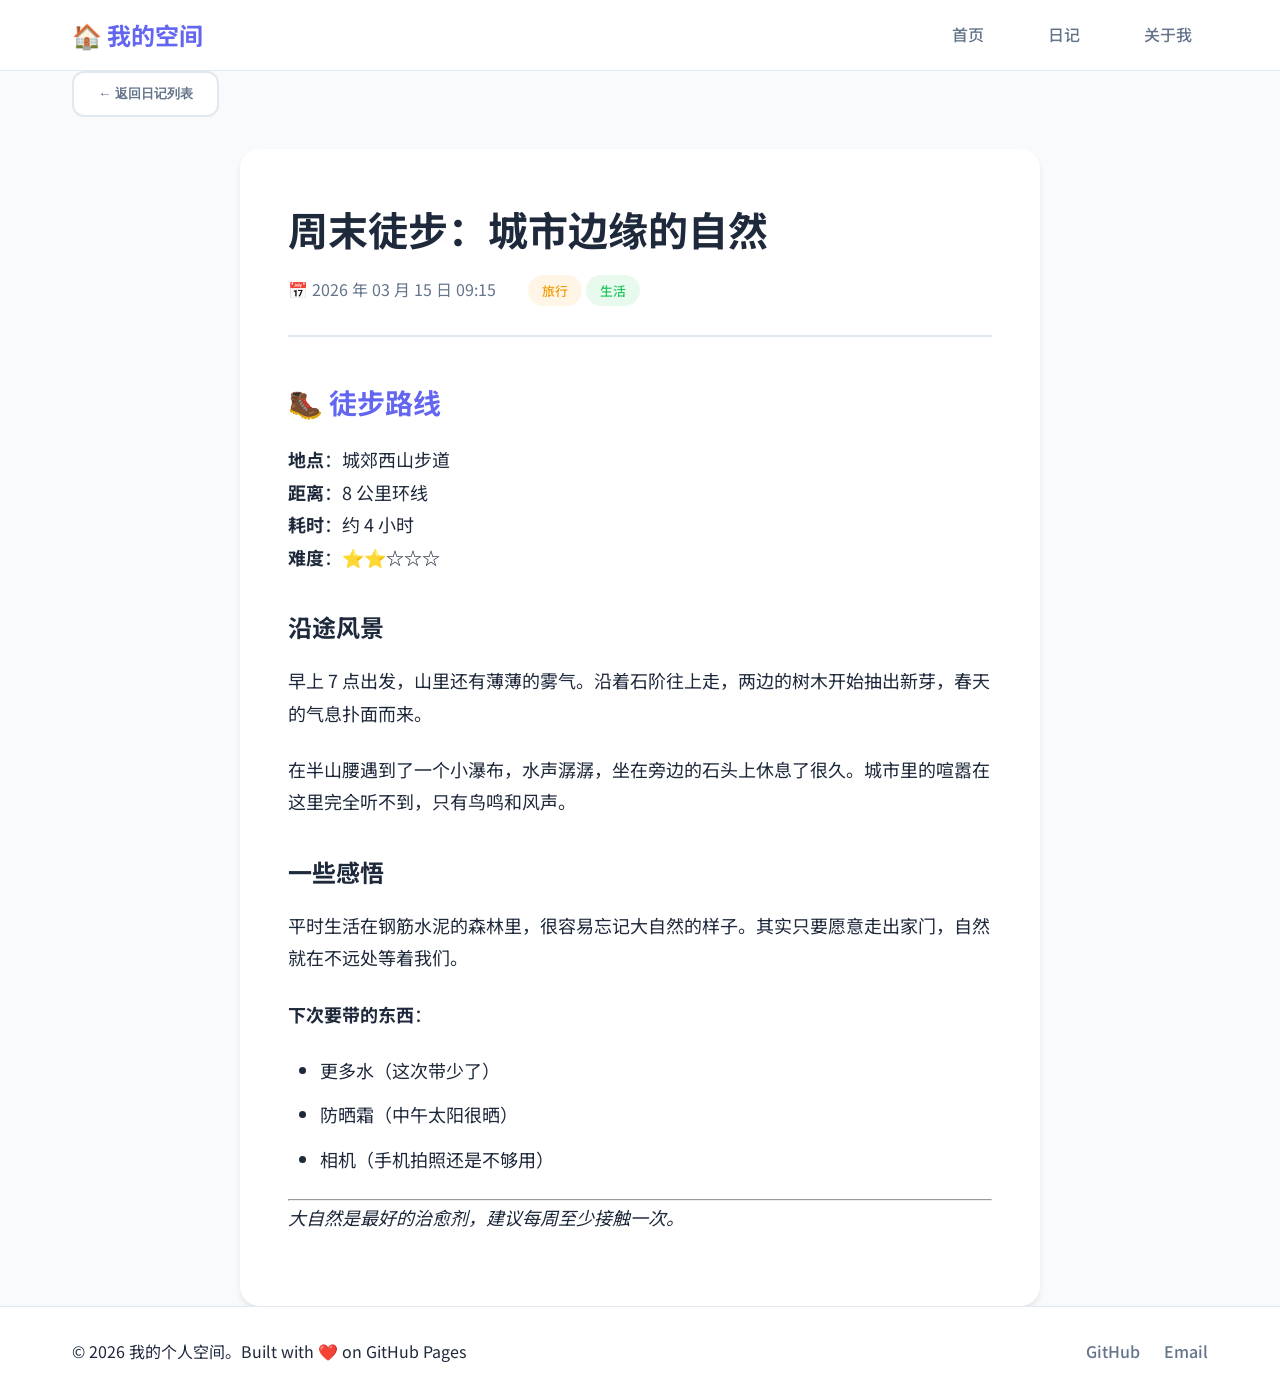
<file: posts/2026-03-15-weekend-hike.html>
<!DOCTYPE html>
<html lang="zh-CN">
<head>
    <meta charset="UTF-8">
    <meta name="viewport" content="width=device-width, initial-scale=1.0">
    <title>周末徒步：城市边缘的自然 - 个人日记</title>
    <link rel="icon" type="image/svg+xml" href="../favicon.svg">
    <link rel="stylesheet" href="../css/style.css">
    <link rel="stylesheet" href="../css/journal.css">
    <link href="https://fonts.googleapis.com/css2?family=Noto+Sans+SC:wght@300;400;500;700&display=swap" rel="stylesheet">
</head>
<body>
    <header class="header">
        <nav class="nav">
            <div class="nav-brand">
                <a href="../index.html">🏠 我的空间</a>
            </div>
            <ul class="nav-links">
                <li><a href="../index.html">首页</a></li>
                <li><a href="../journal/index.html">日记</a></li>
                <li><a href="../about.html">关于我</a></li>
            </ul>
        </nav>
    </header>

    <main class="container">
        <button class="back-btn" onclick="history.back()">
            ← 返回日记列表
        </button>

        <article class="post-content">
            <div class="post-header">
                <h1>周末徒步：城市边缘的自然</h1>
                <div class="post-meta-large">
                    <span>📅 2026 年 03 月 15 日 09:15</span>
                    <div class="post-tags">
                        <span class="post-tag travel">旅行</span>
                        <span class="post-tag life">生活</span>
                    </div>
                </div>
            </div>
            <div class="post-body">
                <h2>🥾 徒步路线</h2>
<p><strong>地点</strong>：城郊西山步道<br>
<strong>距离</strong>：8 公里环线<br>
<strong>耗时</strong>：约 4 小时<br>
<strong>难度</strong>：⭐⭐☆☆☆</p>
<h3>沿途风景</h3>
<p>早上 7 点出发，山里还有薄薄的雾气。沿着石阶往上走，两边的树木开始抽出新芽，春天的气息扑面而来。</p>
<p>在半山腰遇到了一个小瀑布，水声潺潺，坐在旁边的石头上休息了很久。城市里的喧嚣在这里完全听不到，只有鸟鸣和风声。</p>
<h3>一些感悟</h3>
<p>平时生活在钢筋水泥的森林里，很容易忘记大自然的样子。其实只要愿意走出家门，自然就在不远处等着我们。</p>
<p><strong>下次要带的东西</strong>：</p>
<ul>
<li>更多水（这次带少了）</li>
<li>防晒霜（中午太阳很晒）</li>
<li>相机（手机拍照还是不够用）</li>
</ul>
<hr>
<p><em>大自然是最好的治愈剂，建议每周至少接触一次。</em></p>

            </div>
        </article>
    </main>

    <footer class="footer">
        <div class="footer-content">
            <p>&copy; 2026 我的个人空间。Built with ❤️ on GitHub Pages</p>
            <div class="social-links">
                <a href="https://github.com/kunjar-git" target="_blank">GitHub</a>
                <a href="mailto:kunjar518@163.com">Email</a>
            </div>
        </div>
    </footer>
</body>
</html>
</file>
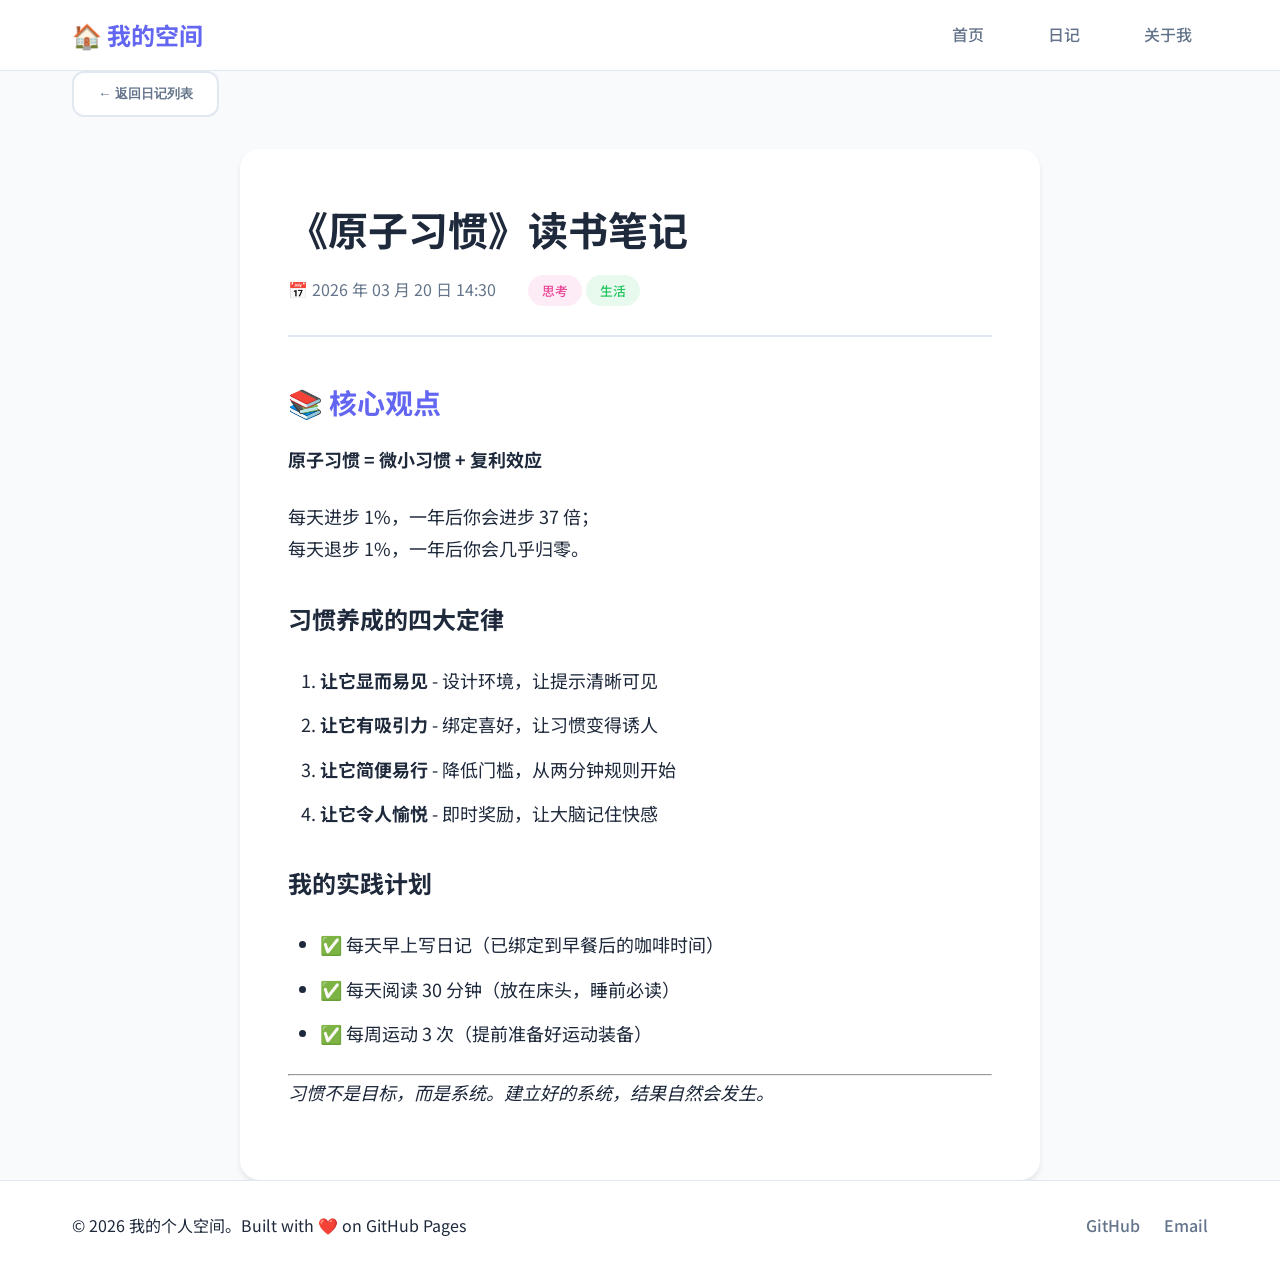
<file: posts/2026-03-20-book-review.html>
<!DOCTYPE html>
<html lang="zh-CN">
<head>
    <meta charset="UTF-8">
    <meta name="viewport" content="width=device-width, initial-scale=1.0">
    <title>《原子习惯》读书笔记 - 个人日记</title>
    <link rel="icon" type="image/svg+xml" href="../favicon.svg">
    <link rel="stylesheet" href="../css/style.css">
    <link rel="stylesheet" href="../css/journal.css">
    <link href="https://fonts.googleapis.com/css2?family=Noto+Sans+SC:wght@300;400;500;700&display=swap" rel="stylesheet">
</head>
<body>
    <header class="header">
        <nav class="nav">
            <div class="nav-brand">
                <a href="../index.html">🏠 我的空间</a>
            </div>
            <ul class="nav-links">
                <li><a href="../index.html">首页</a></li>
                <li><a href="../journal/index.html">日记</a></li>
                <li><a href="../about.html">关于我</a></li>
            </ul>
        </nav>
    </header>

    <main class="container">
        <button class="back-btn" onclick="history.back()">
            ← 返回日记列表
        </button>

        <article class="post-content">
            <div class="post-header">
                <h1>《原子习惯》读书笔记</h1>
                <div class="post-meta-large">
                    <span>📅 2026 年 03 月 20 日 14:30</span>
                    <div class="post-tags">
                        <span class="post-tag thoughts">思考</span>
                        <span class="post-tag life">生活</span>
                    </div>
                </div>
            </div>
            <div class="post-body">
                <h2>📚 核心观点</h2>
<p><strong>原子习惯 = 微小习惯 + 复利效应</strong></p>
<p>每天进步 1%，一年后你会进步 37 倍；<br>
每天退步 1%，一年后你会几乎归零。</p>
<h3>习惯养成的四大定律</h3>
<ol>
<li><strong>让它显而易见</strong> - 设计环境，让提示清晰可见</li>
<li><strong>让它有吸引力</strong> - 绑定喜好，让习惯变得诱人</li>
<li><strong>让它简便易行</strong> - 降低门槛，从两分钟规则开始</li>
<li><strong>让它令人愉悦</strong> - 即时奖励，让大脑记住快感</li>
</ol>
<h3>我的实践计划</h3>
<ul>
<li>✅ 每天早上写日记（已绑定到早餐后的咖啡时间）</li>
<li>✅ 每天阅读 30 分钟（放在床头，睡前必读）</li>
<li>✅ 每周运动 3 次（提前准备好运动装备）</li>
</ul>
<hr>
<p><em>习惯不是目标，而是系统。建立好的系统，结果自然会发生。</em></p>

            </div>
        </article>
    </main>

    <footer class="footer">
        <div class="footer-content">
            <p>&copy; 2026 我的个人空间。Built with ❤️ on GitHub Pages</p>
            <div class="social-links">
                <a href="https://github.com/kunjar-git" target="_blank">GitHub</a>
                <a href="mailto:kunjar518@163.com">Email</a>
            </div>
        </div>
    </footer>
</body>
</html>
</file>
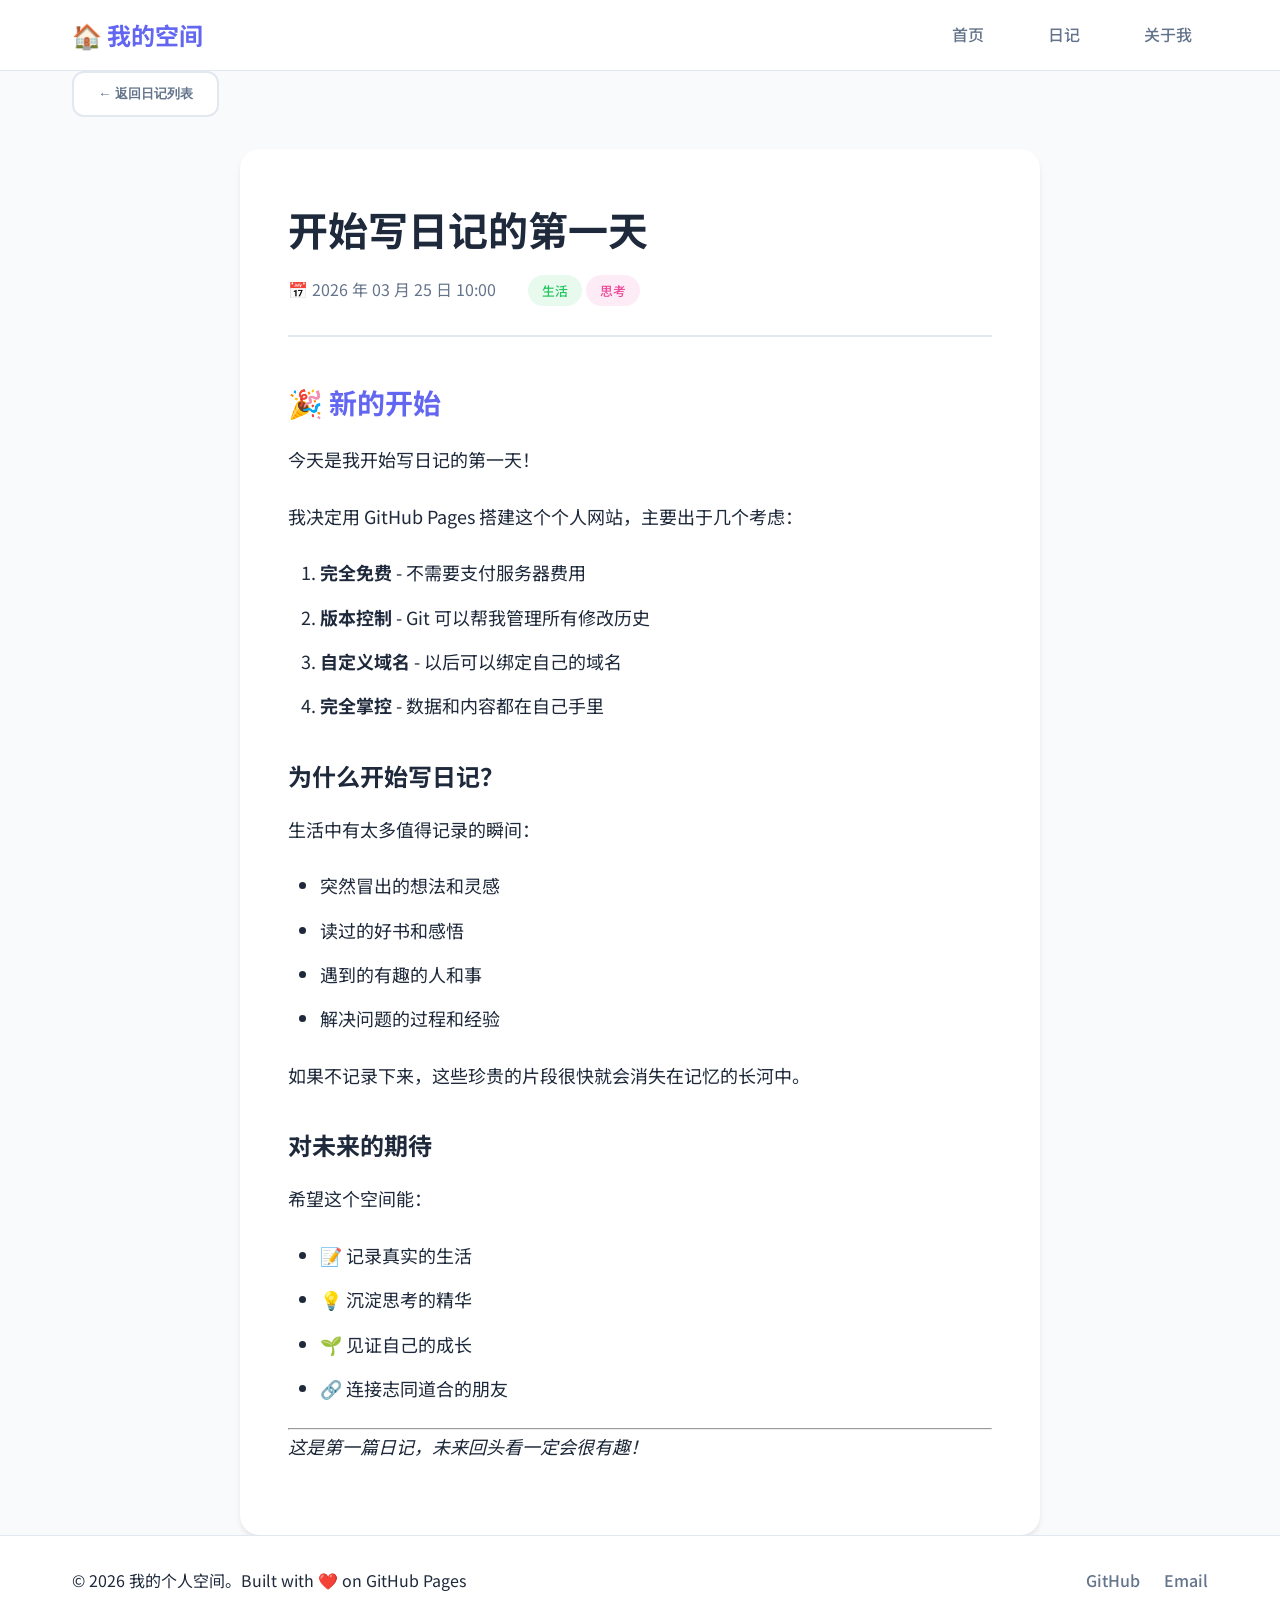
<file: posts/2026-03-25-first-post.html>
<!DOCTYPE html>
<html lang="zh-CN">
<head>
    <meta charset="UTF-8">
    <meta name="viewport" content="width=device-width, initial-scale=1.0">
    <title>开始写日记的第一天 - 个人日记</title>
    <link rel="icon" type="image/svg+xml" href="../favicon.svg">
    <link rel="stylesheet" href="../css/style.css">
    <link rel="stylesheet" href="../css/journal.css">
    <link href="https://fonts.googleapis.com/css2?family=Noto+Sans+SC:wght@300;400;500;700&display=swap" rel="stylesheet">
</head>
<body>
    <header class="header">
        <nav class="nav">
            <div class="nav-brand">
                <a href="../index.html">🏠 我的空间</a>
            </div>
            <ul class="nav-links">
                <li><a href="../index.html">首页</a></li>
                <li><a href="../journal/index.html">日记</a></li>
                <li><a href="../about.html">关于我</a></li>
            </ul>
        </nav>
    </header>

    <main class="container">
        <button class="back-btn" onclick="history.back()">
            ← 返回日记列表
        </button>

        <article class="post-content">
            <div class="post-header">
                <h1>开始写日记的第一天</h1>
                <div class="post-meta-large">
                    <span>📅 2026 年 03 月 25 日 10:00</span>
                    <div class="post-tags">
                        <span class="post-tag life">生活</span>
                        <span class="post-tag thoughts">思考</span>
                    </div>
                </div>
            </div>
            <div class="post-body">
                <h2>🎉 新的开始</h2>
<p>今天是我开始写日记的第一天！</p>
<p>我决定用 GitHub Pages 搭建这个个人网站，主要出于几个考虑：</p>
<ol>
<li><strong>完全免费</strong> - 不需要支付服务器费用</li>
<li><strong>版本控制</strong> - Git 可以帮我管理所有修改历史</li>
<li><strong>自定义域名</strong> - 以后可以绑定自己的域名</li>
<li><strong>完全掌控</strong> - 数据和内容都在自己手里</li>
</ol>
<h3>为什么开始写日记？</h3>
<p>生活中有太多值得记录的瞬间：</p>
<ul>
<li>突然冒出的想法和灵感</li>
<li>读过的好书和感悟</li>
<li>遇到的有趣的人和事</li>
<li>解决问题的过程和经验</li>
</ul>
<p>如果不记录下来，这些珍贵的片段很快就会消失在记忆的长河中。</p>
<h3>对未来的期待</h3>
<p>希望这个空间能：</p>
<ul>
<li>📝 记录真实的生活</li>
<li>💡 沉淀思考的精华</li>
<li>🌱 见证自己的成长</li>
<li>🔗 连接志同道合的朋友</li>
</ul>
<hr>
<p><em>这是第一篇日记，未来回头看一定会很有趣！</em></p>

            </div>
        </article>
    </main>

    <footer class="footer">
        <div class="footer-content">
            <p>&copy; 2026 我的个人空间。Built with ❤️ on GitHub Pages</p>
            <div class="social-links">
                <a href="https://github.com/kunjar-git" target="_blank">GitHub</a>
                <a href="mailto:kunjar518@163.com">Email</a>
            </div>
        </div>
    </footer>
</body>
</html>
</file>
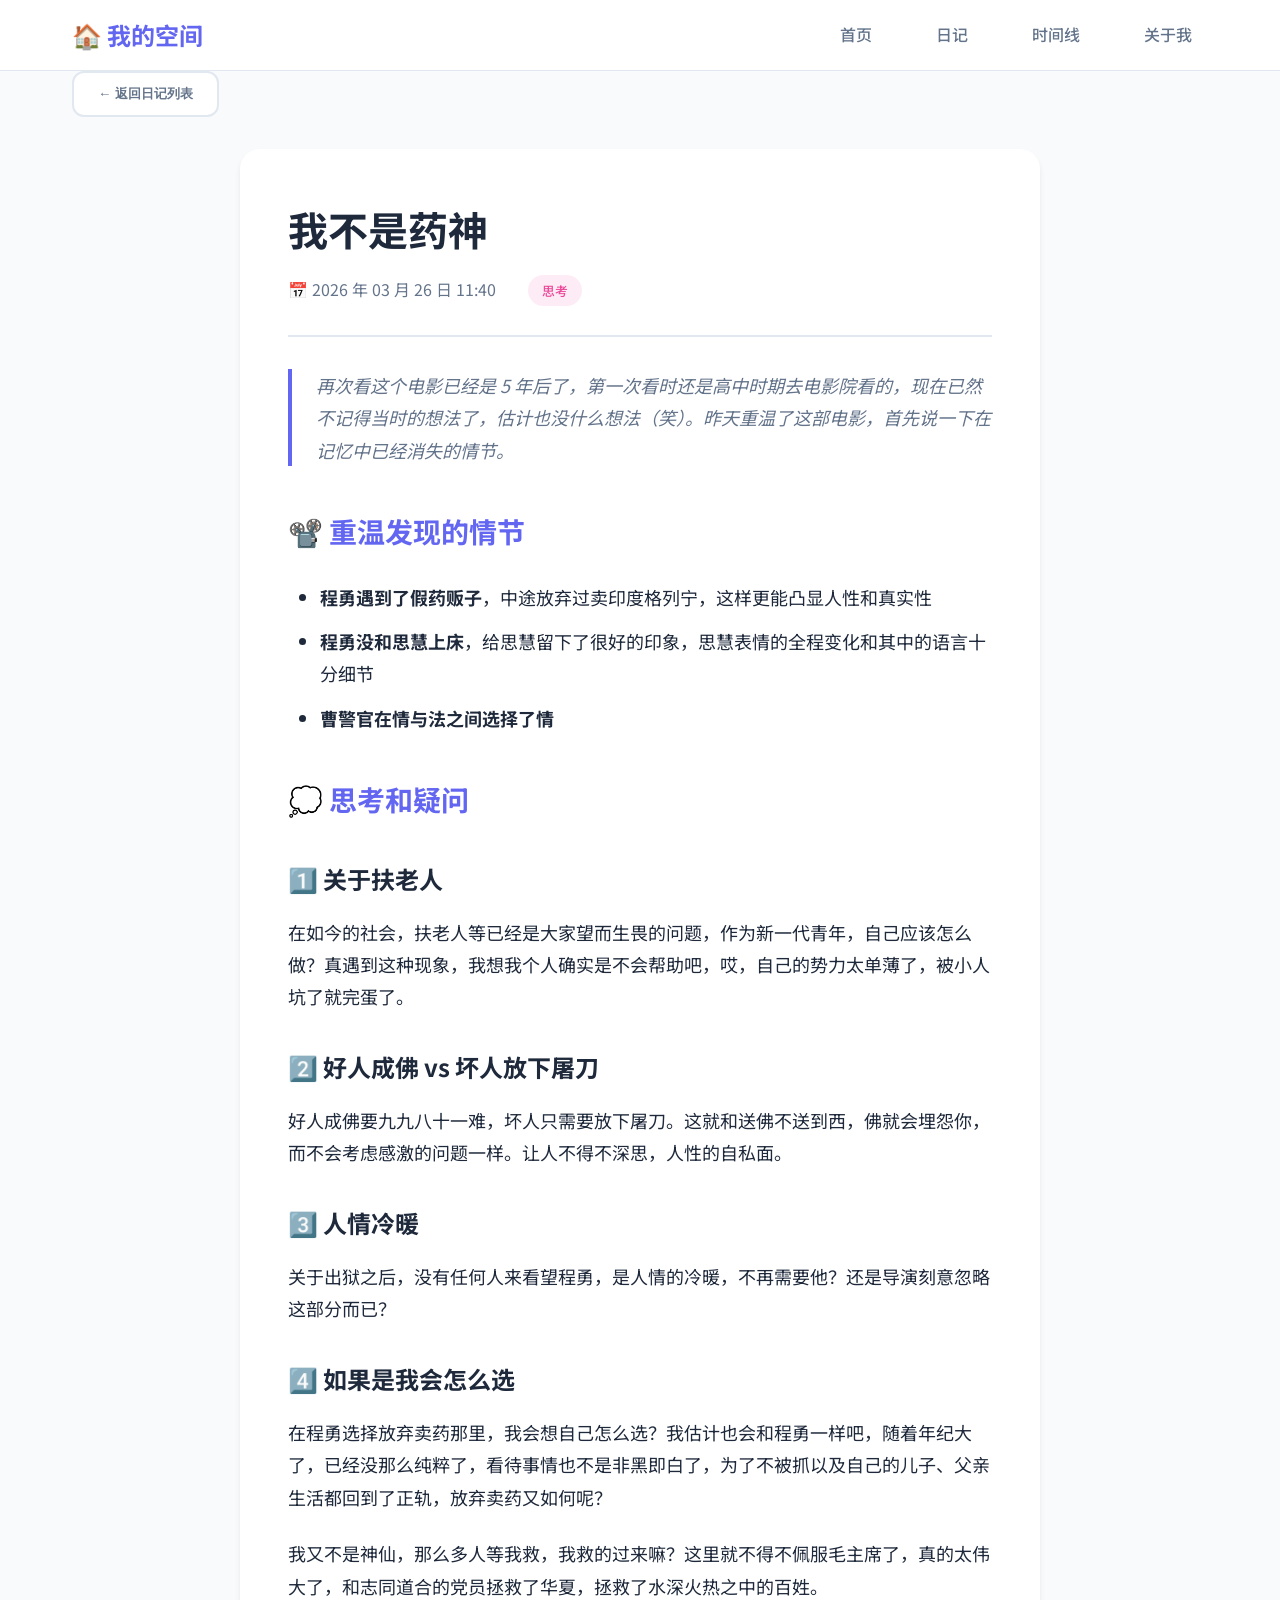
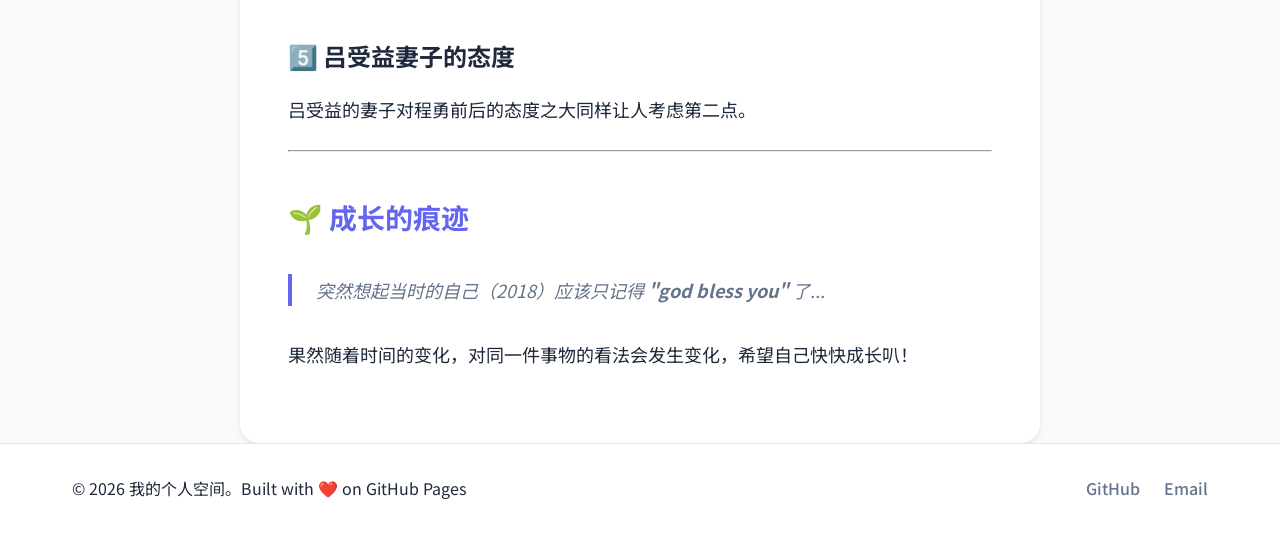
<file: posts/2026-03-26-not-a-medicine-god.html>
<!DOCTYPE html>
<html lang="zh-CN">
<head>
    <meta charset="UTF-8">
    <meta name="viewport" content="width=device-width, initial-scale=1.0">
    <title>我不是药神 - 个人日记</title>
    <link rel="icon" type="image/svg+xml" href="../favicon.svg">
    <link rel="stylesheet" href="../css/style.css">
    <link rel="stylesheet" href="../css/journal.css">
    <link href="https://fonts.googleapis.com/css2?family=Noto+Sans+SC:wght@300;400;500;700&display=swap" rel="stylesheet">
</head>
<body>
    <header class="header">
        <nav class="nav">
            <div class="nav-brand">
                <a href="../index.html">🏠 我的空间</a>
            </div>
            <ul class="nav-links">
                <li><a href="../index.html">首页</a></li>
                <li><a href="../journal/index.html">日记</a></li>
                <li><a href="../timeline.html">时间线</a></li>
                <li><a href="../about.html">关于我</a></li>
            </ul>
        </nav>
    </header>

    <main class="container">
        <button class="back-btn" onclick="history.back()">
            ← 返回日记列表
        </button>

        <article class="post-content">
            <div class="post-header">
                <h1>我不是药神</h1>
                <div class="post-meta-large">
                    <span>📅 2026 年 03 月 26 日 11:40</span>
                    <div class="post-tags">
                        <span class="post-tag thoughts">思考</span>
                    </div>
                </div>
            </div>
            <div class="post-body">
                <blockquote>
                    <p>再次看这个电影已经是 5 年后了，第一次看时还是高中时期去电影院看的，现在已然不记得当时的想法了，估计也没什么想法（笑）。昨天重温了这部电影，首先说一下在记忆中已经消失的情节。</p>
                </blockquote>

                <h2>📽️ 重温发现的情节</h2>
                <ul>
                    <li><strong>程勇遇到了假药贩子</strong>，中途放弃过卖印度格列宁，这样更能凸显人性和真实性</li>
                    <li><strong>程勇没和思慧上床</strong>，给思慧留下了很好的印象，思慧表情的全程变化和其中的语言十分细节</li>
                    <li><strong>曹警官在情与法之间选择了情</strong></li>
                </ul>

                <h2>💭 思考和疑问</h2>

                <h3>1️⃣ 关于扶老人</h3>
                <p>在如今的社会，扶老人等已经是大家望而生畏的问题，作为新一代青年，自己应该怎么做？真遇到这种现象，我想我个人确实是不会帮助吧，哎，自己的势力太单薄了，被小人坑了就完蛋了。</p>

                <h3>2️⃣ 好人成佛 vs 坏人放下屠刀</h3>
                <p>好人成佛要九九八十一难，坏人只需要放下屠刀。这就和送佛不送到西，佛就会埋怨你，而不会考虑感激的问题一样。让人不得不深思，人性的自私面。</p>

                <h3>3️⃣ 人情冷暖</h3>
                <p>关于出狱之后，没有任何人来看望程勇，是人情的冷暖，不再需要他？还是导演刻意忽略这部分而已？</p>

                <h3>4️⃣ 如果是我会怎么选</h3>
                <p>在程勇选择放弃卖药那里，我会想自己怎么选？我估计也会和程勇一样吧，随着年纪大了，已经没那么纯粹了，看待事情也不是非黑即白了，为了不被抓以及自己的儿子、父亲生活都回到了正轨，放弃卖药又如何呢？</p>
                <p>我又不是神仙，那么多人等我救，我救的过来嘛？这里就不得不佩服毛主席了，真的太伟大了，和志同道合的党员拯救了华夏，拯救了水深火热之中的百姓。</p>

                <h3>5️⃣ 吕受益妻子的态度</h3>
                <p>吕受益的妻子对程勇前后的态度之大同样让人考虑第二点。</p>

                <hr>

                <h2>🌱 成长的痕迹</h2>
                <blockquote>
                    <p>突然想起当时的自己（2018）应该只记得 <strong>"god bless you"</strong> 了...</p>
                </blockquote>

                <p>果然随着时间的变化，对同一件事物的看法会发生变化，希望自己快快成长叭！</p>
            </div>
        </article>
    </main>

    <footer class="footer">
        <div class="footer-content">
            <p>&copy; 2026 我的个人空间。Built with ❤️ on GitHub Pages</p>
            <div class="social-links">
                <a href="https://github.com/kunjar-git" target="_blank">GitHub</a>
                <a href="mailto:kunjar518@163.com">Email</a>
            </div>
        </div>
    </footer>
</body>
</html>
</file>
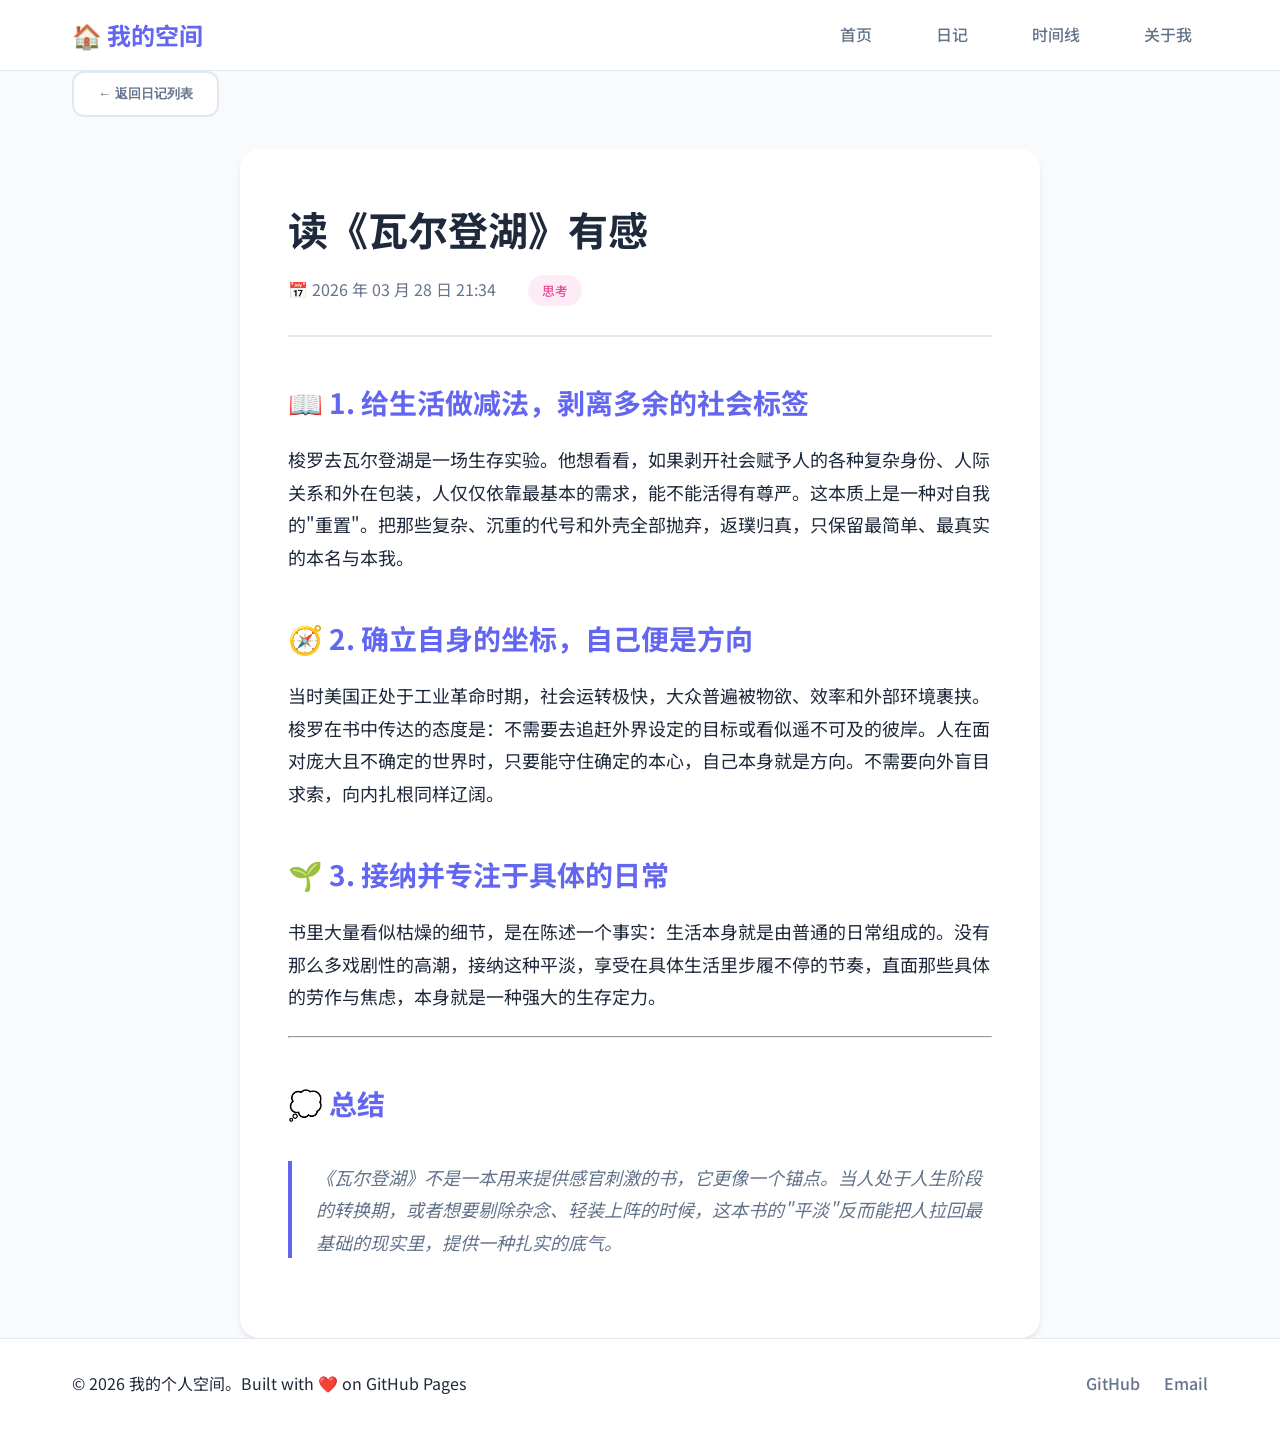
<file: posts/2026-03-28-walden-reflection.html>
<!DOCTYPE html>
<html lang="zh-CN">
<head>
    <meta charset="UTF-8">
    <meta name="viewport" content="width=device-width, initial-scale=1.0">
    <title>读《瓦尔登湖》有感 - 个人日记</title>
    <link rel="icon" type="image/svg+xml" href="../favicon.svg">
    <link rel="stylesheet" href="../css/style.css">
    <link rel="stylesheet" href="../css/journal.css">
    <link href="https://fonts.googleapis.com/css2?family=Noto+Sans+SC:wght@300;400;500;700&display=swap" rel="stylesheet">
</head>
<body>
    <header class="header">
        <nav class="nav">
            <div class="nav-brand">
                <a href="../index.html">🏠 我的空间</a>
            </div>
            <ul class="nav-links">
                <li><a href="../index.html">首页</a></li>
                <li><a href="../journal/index.html">日记</a></li>
                <li><a href="../timeline.html">时间线</a></li>
                <li><a href="../about.html">关于我</a></li>
            </ul>
        </nav>
    </header>

    <main class="container">
        <button class="back-btn" onclick="history.back()">
            ← 返回日记列表
        </button>

        <article class="post-content">
            <div class="post-header">
                <h1>读《瓦尔登湖》有感</h1>
                <div class="post-meta-large">
                    <span>📅 2026 年 03 月 28 日 21:34</span>
                    <div class="post-tags">
                        <span class="post-tag thoughts">思考</span>
                    </div>
                </div>
            </div>
            <div class="post-body">
                <h2>📖 1. 给生活做减法，剥离多余的社会标签</h2>
                <p>梭罗去瓦尔登湖是一场生存实验。他想看看，如果剥开社会赋予人的各种复杂身份、人际关系和外在包装，人仅仅依靠最基本的需求，能不能活得有尊严。这本质上是一种对自我的"重置"。把那些复杂、沉重的代号和外壳全部抛弃，返璞归真，只保留最简单、最真实的本名与本我。</p>

                <h2>🧭 2. 确立自身的坐标，自己便是方向</h2>
                <p>当时美国正处于工业革命时期，社会运转极快，大众普遍被物欲、效率和外部环境裹挟。梭罗在书中传达的态度是：不需要去追赶外界设定的目标或看似遥不可及的彼岸。人在面对庞大且不确定的世界时，只要能守住确定的本心，自己本身就是方向。不需要向外盲目求索，向内扎根同样辽阔。</p>

                <h2>🌱 3. 接纳并专注于具体的日常</h2>
                <p>书里大量看似枯燥的细节，是在陈述一个事实：生活本身就是由普通的日常组成的。没有那么多戏剧性的高潮，接纳这种平淡，享受在具体生活里步履不停的节奏，直面那些具体的劳作与焦虑，本身就是一种强大的生存定力。</p>

                <hr>

                <h2>💭 总结</h2>
                <blockquote>
                    <p>《瓦尔登湖》不是一本用来提供感官刺激的书，它更像一个锚点。当人处于人生阶段的转换期，或者想要剔除杂念、轻装上阵的时候，这本书的"平淡"反而能把人拉回最基础的现实里，提供一种扎实的底气。</p>
                </blockquote>
            </div>
        </article>
    </main>

    <footer class="footer">
        <div class="footer-content">
            <p>&copy; 2026 我的个人空间。Built with ❤️ on GitHub Pages</p>
            <div class="social-links">
                <a href="https://github.com/kunjar-git" target="_blank">GitHub</a>
                <a href="mailto:kunjar518@163.com">Email</a>
            </div>
        </div>
    </footer>
</body>
</html>
</file>
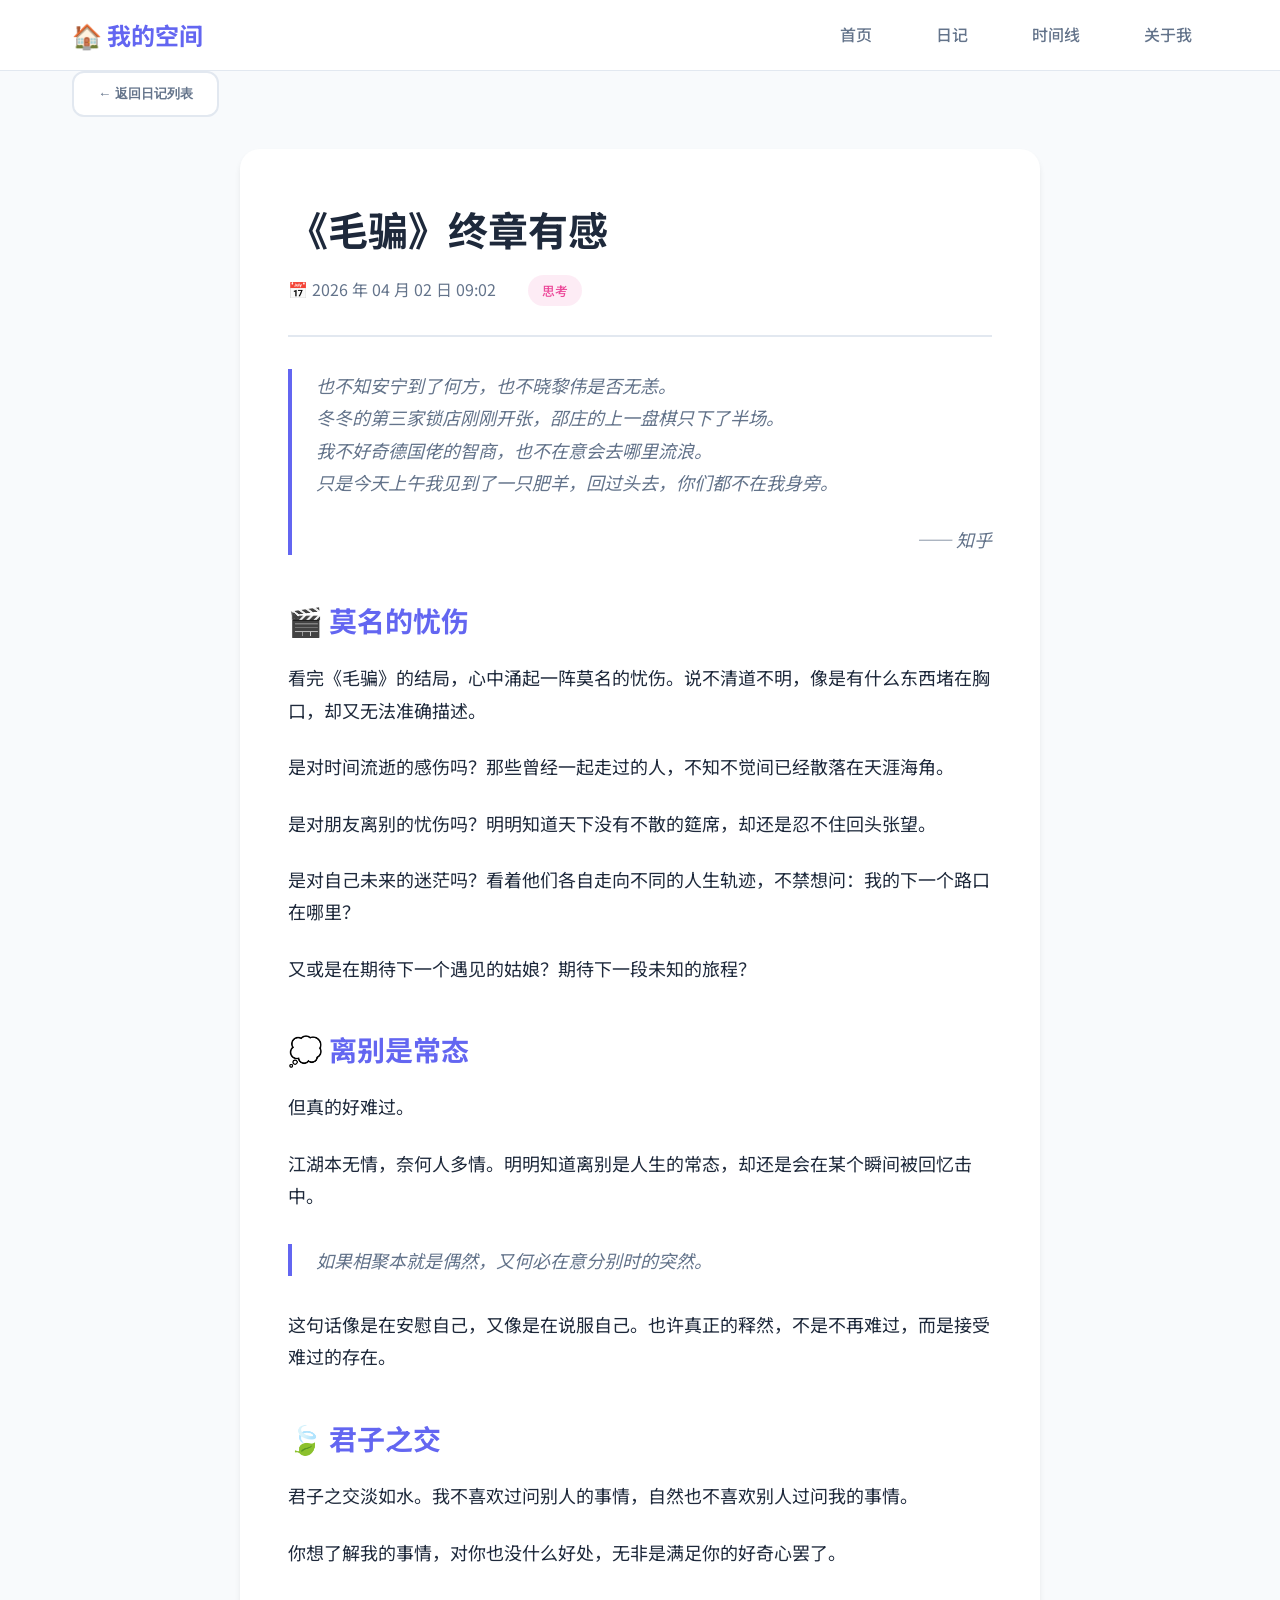
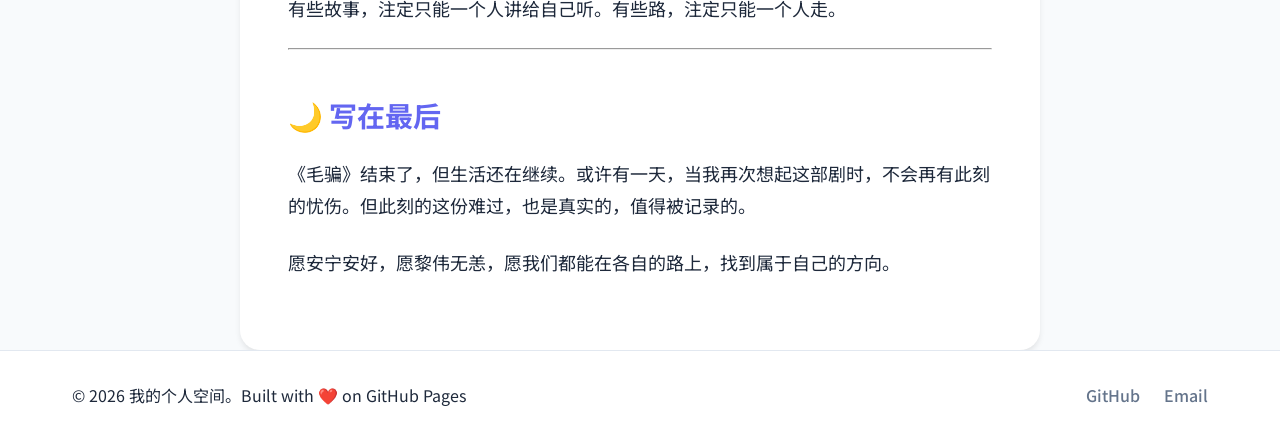
<file: posts/2026-04-02-mao-pian-ending.html>
<!DOCTYPE html>
<html lang="zh-CN">
<head>
    <meta charset="UTF-8">
    <meta name="viewport" content="width=device-width, initial-scale=1.0">
    <title>《毛骗》终章有感 - 个人日记</title>
    <link rel="icon" type="image/svg+xml" href="../favicon.svg">
    <link rel="stylesheet" href="../css/style.css">
    <link rel="stylesheet" href="../css/journal.css">
    <link href="https://fonts.googleapis.com/css2?family=Noto+Sans+SC:wght@300;400;500;700&display=swap" rel="stylesheet">
</head>
<body>
    <header class="header">
        <nav class="nav">
            <div class="nav-brand">
                <a href="../index.html">🏠 我的空间</a>
            </div>
            <ul class="nav-links">
                <li><a href="../index.html">首页</a></li>
                <li><a href="../journal/index.html">日记</a></li>
                <li><a href="../timeline.html">时间线</a></li>
                <li><a href="../about.html">关于我</a></li>
            </ul>
        </nav>
    </header>

    <main class="container">
        <button class="back-btn" onclick="history.back()">
            ← 返回日记列表
        </button>

        <article class="post-content">
            <div class="post-header">
                <h1>《毛骗》终章有感</h1>
                <div class="post-meta-large">
                    <span>📅 2026 年 04 月 02 日 09:02</span>
                    <div class="post-tags">
                        <span class="post-tag thoughts">思考</span>
                    </div>
                </div>
            </div>
            <div class="post-body">
                <blockquote>
                    <p>也不知安宁到了何方，也不晓黎伟是否无恙。<br>
                    冬冬的第三家锁店刚刚开张，邵庄的上一盘棋只下了半场。<br>
                    我不好奇德国佬的智商，也不在意会去哪里流浪。<br>
                    只是今天上午我见到了一只肥羊，回过头去，你们都不在我身旁。</p>
                    <p style="text-align: right; margin-top: 1rem;">—— 知乎</p>
                </blockquote>

                <h2>🎬 莫名的忧伤</h2>
                <p>看完《毛骗》的结局，心中涌起一阵莫名的忧伤。说不清道不明，像是有什么东西堵在胸口，却又无法准确描述。</p>
                <p>是对时间流逝的感伤吗？那些曾经一起走过的人，不知不觉间已经散落在天涯海角。</p>
                <p>是对朋友离别的忧伤吗？明明知道天下没有不散的筵席，却还是忍不住回头张望。</p>
                <p>是对自己未来的迷茫吗？看着他们各自走向不同的人生轨迹，不禁想问：我的下一个路口在哪里？</p>
                <p>又或是在期待下一个遇见的姑娘？期待下一段未知的旅程？</p>

                <h2>💭 离别是常态</h2>
                <p>但真的好难过。</p>
                <p>江湖本无情，奈何人多情。明明知道离别是人生的常态，却还是会在某个瞬间被回忆击中。</p>
                <blockquote>
                    <p>如果相聚本就是偶然，又何必在意分别时的突然。</p>
                </blockquote>
                <p>这句话像是在安慰自己，又像是在说服自己。也许真正的释然，不是不再难过，而是接受难过的存在。</p>

                <h2>🍃 君子之交</h2>
                <p>君子之交淡如水。我不喜欢过问别人的事情，自然也不喜欢别人过问我的事情。</p>
                <p>你想了解我的事情，对你也没什么好处，无非是满足你的好奇心罢了。</p>
                <p>有些故事，注定只能一个人讲给自己听。有些路，注定只能一个人走。</p>

                <hr>

                <h2>🌙 写在最后</h2>
                <p>《毛骗》结束了，但生活还在继续。或许有一天，当我再次想起这部剧时，不会再有此刻的忧伤。但此刻的这份难过，也是真实的，值得被记录的。</p>
                <p>愿安宁安好，愿黎伟无恙，愿我们都能在各自的路上，找到属于自己的方向。</p>
            </div>
        </article>
    </main>

    <footer class="footer">
        <div class="footer-content">
            <p>&copy; 2026 我的个人空间。Built with ❤️ on GitHub Pages</p>
            <div class="social-links">
                <a href="https://github.com/kunjar-git" target="_blank">GitHub</a>
                <a href="mailto:kunjar518@163.com">Email</a>
            </div>
        </div>
    </footer>
</body>
</html>
</file>
<file: css/style.css>
/* ===== CSS Variables ===== */
:root {
    --primary-color: #6366f1;
    --primary-light: #818cf8;
    --primary-dark: #4f46e5;
    --secondary-color: #ec4899;
    --accent-color: #06b6d4;
    --bg-color: #f8fafc;
    --card-bg: #ffffff;
    --text-primary: #1e293b;
    --text-secondary: #64748b;
    --text-light: #94a3b8;
    --border-color: #e2e8f0;
    --shadow-sm: 0 1px 2px 0 rgb(0 0 0 / 0.05);
    --shadow-md: 0 4px 6px -1px rgb(0 0 0 / 0.1);
    --shadow-lg: 0 10px 15px -3px rgb(0 0 0 / 0.1);
    --radius-sm: 6px;
    --radius-md: 12px;
    --radius-lg: 20px;
}

/* ===== Reset & Base ===== */
* {
    margin: 0;
    padding: 0;
    box-sizing: border-box;
}

body {
    font-family: 'Noto Sans SC', -apple-system, BlinkMacSystemFont, sans-serif;
    background: var(--bg-color);
    color: var(--text-primary);
    line-height: 1.6;
    overflow-x: hidden;
}

a {
    text-decoration: none;
    color: inherit;
    transition: color 0.2s ease;
}

/* ===== Header & Navigation ===== */
.header {
    background: var(--card-bg);
    border-bottom: 1px solid var(--border-color);
    position: sticky;
    top: 0;
    z-index: 100;
    backdrop-filter: blur(10px);
    background: rgba(255, 255, 255, 0.9);
}

.nav {
    max-width: 1200px;
    margin: 0 auto;
    padding: 1rem 2rem;
    display: flex;
    justify-content: space-between;
    align-items: center;
}

.nav-brand a {
    font-size: 1.5rem;
    font-weight: 700;
    color: var(--primary-color);
}

.nav-links {
    display: flex;
    list-style: none;
    gap: 2rem;
}

.nav-links a {
    font-weight: 500;
    color: var(--text-secondary);
    padding: 0.5rem 1rem;
    border-radius: var(--radius-sm);
    transition: all 0.2s ease;
}

.nav-links a:hover,
.nav-links a.active {
    color: var(--primary-color);
    background: rgba(99, 102, 241, 0.1);
}

/* ===== Hero Section ===== */
.hero {
    max-width: 1200px;
    margin: 0 auto;
    padding: 6rem 2rem;
    display: grid;
    grid-template-columns: 1fr 1fr;
    gap: 4rem;
    align-items: center;
}

.hero-title {
    font-size: 3.5rem;
    font-weight: 700;
    line-height: 1.2;
    margin-bottom: 1.5rem;
}

.highlight {
    color: var(--primary-color);
    background: linear-gradient(120deg, var(--primary-light), var(--secondary-color));
    -webkit-background-clip: text;
    -webkit-text-fill-color: transparent;
    background-clip: text;
}

.hero-subtitle {
    font-size: 1.25rem;
    color: var(--text-secondary);
    margin-bottom: 2rem;
}

.hero-actions {
    display: flex;
    gap: 1rem;
}

.btn {
    padding: 0.875rem 2rem;
    border-radius: var(--radius-md);
    font-weight: 600;
    font-size: 1rem;
    transition: all 0.3s ease;
    display: inline-block;
}

.btn-primary {
    background: linear-gradient(135deg, var(--primary-color), var(--primary-dark));
    color: white;
    box-shadow: var(--shadow-md);
}

.btn-primary:hover {
    transform: translateY(-2px);
    box-shadow: var(--shadow-lg);
}

.btn-secondary {
    background: var(--card-bg);
    color: var(--primary-color);
    border: 2px solid var(--primary-color);
}

.btn-secondary:hover {
    background: var(--primary-color);
    color: white;
}

/* ===== Floating Shapes Animation ===== */
.hero-visual {
    position: relative;
    height: 400px;
}

.floating-shapes {
    position: relative;
    width: 100%;
    height: 100%;
}

.shape {
    position: absolute;
    border-radius: 50%;
    animation: float 6s ease-in-out infinite;
}

.shape-1 {
    width: 200px;
    height: 200px;
    background: linear-gradient(135deg, var(--primary-light), var(--primary-color));
    top: 10%;
    right: 10%;
    animation-delay: 0s;
    opacity: 0.8;
}

.shape-2 {
    width: 150px;
    height: 150px;
    background: linear-gradient(135deg, var(--secondary-color), var(--accent-color));
    bottom: 20%;
    right: 30%;
    animation-delay: 2s;
    opacity: 0.6;
}

.shape-3 {
    width: 100px;
    height: 100px;
    background: linear-gradient(135deg, var(--accent-color), var(--primary-light));
    top: 40%;
    right: 5%;
    animation-delay: 4s;
    opacity: 0.7;
}

@keyframes float {
    0%, 100% { transform: translateY(0) rotate(0deg); }
    50% { transform: translateY(-20px) rotate(10deg); }
}

/* ===== Container ===== */
.container {
    max-width: 1200px;
    margin: 0 auto;
    padding: 0 2rem;
}

/* ===== Section Styles ===== */
.section-title {
    font-size: 2rem;
    font-weight: 700;
    text-align: center;
    margin-bottom: 3rem;
    color: var(--text-primary);
}

/* ===== Featured Cards ===== */
.featured {
    padding: 4rem 0;
}

.cards-grid {
    display: grid;
    grid-template-columns: repeat(auto-fit, minmax(300px, 1fr));
    gap: 2rem;
}

.card {
    background: var(--card-bg);
    padding: 2.5rem;
    border-radius: var(--radius-lg);
    box-shadow: var(--shadow-md);
    transition: all 0.3s ease;
    border: 1px solid var(--border-color);
}

.card:hover {
    transform: translateY(-5px);
    box-shadow: var(--shadow-lg);
    border-color: var(--primary-light);
}

.card-icon {
    font-size: 3rem;
    margin-bottom: 1rem;
}

.card h3 {
    font-size: 1.5rem;
    margin-bottom: 0.75rem;
    color: var(--text-primary);
}

.card p {
    color: var(--text-secondary);
    margin-bottom: 1.5rem;
}

.card-link {
    color: var(--primary-color);
    font-weight: 600;
    transition: all 0.2s ease;
}

.card-link:hover {
    color: var(--primary-dark);
}

/* ===== Latest Posts ===== */
.latest-posts {
    padding: 4rem 0 6rem;
}

.posts-list {
    display: flex;
    flex-direction: column;
    gap: 1.5rem;
}

.post-item {
    background: var(--card-bg);
    padding: 2rem;
    border-radius: var(--radius-md);
    box-shadow: var(--shadow-sm);
    border: 1px solid var(--border-color);
    transition: all 0.3s ease;
    display: block;
}

.post-item:hover {
    box-shadow: var(--shadow-md);
    border-color: var(--primary-light);
    transform: translateX(5px);
}

.post-meta {
    display: flex;
    gap: 1rem;
    margin-bottom: 0.75rem;
    font-size: 0.875rem;
    color: var(--text-light);
}

.post-tag {
    background: rgba(99, 102, 241, 0.1);
    color: var(--primary-color);
    padding: 0.25rem 0.75rem;
    border-radius: 20px;
    font-weight: 500;
}

.post-date {
    display: flex;
    align-items: center;
    gap: 0.5rem;
}

.post-title {
    font-size: 1.25rem;
    font-weight: 600;
    color: var(--text-primary);
    margin-bottom: 0.5rem;
}

.post-excerpt {
    color: var(--text-secondary);
    font-size: 0.95rem;
}

/* ===== Footer ===== */
.footer {
    background: var(--card-bg);
    border-top: 1px solid var(--border-color);
    padding: 2rem 0;
}

.footer-content {
    max-width: 1200px;
    margin: 0 auto;
    padding: 0 2rem;
    display: flex;
    justify-content: space-between;
    align-items: center;
}

.social-links {
    display: flex;
    gap: 1.5rem;
}

.social-links a {
    color: var(--text-secondary);
    font-weight: 500;
}

.social-links a:hover {
    color: var(--primary-color);
}

/* ===== Responsive Design ===== */
@media (max-width: 768px) {
    .hero {
        grid-template-columns: 1fr;
        padding: 3rem 1.5rem;
        text-align: center;
    }

    .hero-title {
        font-size: 2.5rem;
    }

    .hero-actions {
        justify-content: center;
    }

    .hero-visual {
        display: none;
    }

    .nav-links {
        gap: 1rem;
    }

    .cards-grid {
        grid-template-columns: 1fr;
    }

    .footer-content {
        flex-direction: column;
        gap: 1rem;
        text-align: center;
    }
}
</file>
<file: css/journal.css>
/* ===== Journal Page Specific Styles ===== */

.page-title {
    font-size: 3rem;
    font-weight: 700;
    text-align: center;
    margin-bottom: 0.5rem;
    background: linear-gradient(135deg, var(--primary-color), var(--secondary-color));
    -webkit-background-clip: text;
    -webkit-text-fill-color: transparent;
    background-clip: text;
}

.page-subtitle {
    text-align: center;
    color: var(--text-secondary);
    font-size: 1.125rem;
    margin-bottom: 3rem;
}

/* ===== Search Section ===== */
.search-section {
    background: var(--card-bg);
    padding: 2rem;
    border-radius: var(--radius-lg);
    box-shadow: var(--shadow-md);
    margin-bottom: 3rem;
}

.search-container {
    display: flex;
    gap: 1rem;
    margin-bottom: 1.5rem;
}

.search-input {
    flex: 1;
    padding: 1rem 1.5rem;
    border: 2px solid var(--border-color);
    border-radius: var(--radius-md);
    font-size: 1rem;
    font-family: inherit;
    transition: all 0.3s ease;
}

.search-input:focus {
    outline: none;
    border-color: var(--primary-color);
    box-shadow: 0 0 0 3px rgba(99, 102, 241, 0.1);
}

.search-btn {
    padding: 1rem 2rem;
    background: linear-gradient(135deg, var(--primary-color), var(--primary-dark));
    color: white;
    border: none;
    border-radius: var(--radius-md);
    font-size: 1rem;
    font-weight: 600;
    cursor: pointer;
    transition: all 0.3s ease;
}

.search-btn:hover {
    transform: translateY(-2px);
    box-shadow: var(--shadow-lg);
}

.search-filters {
    display: flex;
    align-items: center;
    gap: 0.75rem;
    flex-wrap: wrap;
}

.filter-label {
    font-weight: 500;
    color: var(--text-secondary);
}

.filter-btn {
    padding: 0.5rem 1.25rem;
    border: 2px solid var(--border-color);
    background: var(--card-bg);
    border-radius: 20px;
    font-size: 0.875rem;
    font-weight: 500;
    cursor: pointer;
    transition: all 0.2s ease;
    color: var(--text-secondary);
}

.filter-btn:hover {
    border-color: var(--primary-light);
    color: var(--primary-color);
}

.filter-btn.active {
    background: var(--primary-color);
    border-color: var(--primary-color);
    color: white;
}

/* ===== Journal Stats ===== */
.journal-stats {
    display: grid;
    grid-template-columns: repeat(auto-fit, minmax(200px, 1fr));
    gap: 1.5rem;
    margin-bottom: 3rem;
}

.stat-card {
    background: linear-gradient(135deg, var(--primary-light), var(--primary-color));
    padding: 2rem;
    border-radius: var(--radius-lg);
    text-align: center;
    color: white;
    box-shadow: var(--shadow-md);
}

.stat-number {
    display: block;
    font-size: 3rem;
    font-weight: 700;
    margin-bottom: 0.5rem;
}

.stat-label {
    font-size: 1rem;
    opacity: 0.9;
}

/* ===== Posts Grid ===== */
.posts-grid {
    display: grid;
    grid-template-columns: repeat(auto-fill, minmax(350px, 1fr));
    gap: 2rem;
}

.post-card {
    background: var(--card-bg);
    border-radius: var(--radius-lg);
    overflow: hidden;
    box-shadow: var(--shadow-md);
    transition: all 0.3s ease;
    border: 1px solid var(--border-color);
    display: block;
}

.post-card:hover {
    transform: translateY(-5px);
    box-shadow: var(--shadow-lg);
    border-color: var(--primary-light);
}

.post-card-header {
    padding: 1.5rem;
    border-bottom: 1px solid var(--border-color);
}

.post-card-date {
    font-size: 0.875rem;
    color: var(--text-light);
    margin-bottom: 0.5rem;
    display: flex;
    align-items: center;
    gap: 0.5rem;
}

.post-card-title {
    font-size: 1.25rem;
    font-weight: 600;
    color: var(--text-primary);
    line-height: 1.4;
}

.post-card-body {
    padding: 1.5rem;
}

.post-card-excerpt {
    color: var(--text-secondary);
    font-size: 0.95rem;
    line-height: 1.6;
    margin-bottom: 1.5rem;
}

.post-card-tags {
    display: flex;
    flex-wrap: wrap;
    gap: 0.5rem;
}

.post-tag {
    background: rgba(99, 102, 241, 0.1);
    color: var(--primary-color);
    padding: 0.375rem 0.875rem;
    border-radius: 20px;
    font-size: 0.8rem;
    font-weight: 500;
}

.post-tag.life { background: rgba(34, 197, 94, 0.1); color: #22c55e; }
.post-tag.thoughts { background: rgba(236, 72, 153, 0.1); color: #ec4899; }
.post-tag.tech { background: rgba(6, 182, 212, 0.1); color: #06b6d4; }
.post-tag.travel { background: rgba(245, 158, 11, 0.1); color: #f59e0b; }

/* ===== No Results ===== */
.no-results {
    text-align: center;
    padding: 4rem 2rem;
    color: var(--text-secondary);
    font-size: 1.125rem;
}

/* ===== Individual Post Page ===== */
.post-content {
    background: var(--card-bg);
    padding: 3rem;
    border-radius: var(--radius-lg);
    box-shadow: var(--shadow-md);
    max-width: 800px;
    margin: 0 auto;
}

.post-header {
    margin-bottom: 2rem;
    padding-bottom: 2rem;
    border-bottom: 2px solid var(--border-color);
}

.post-header h1 {
    font-size: 2.5rem;
    margin-bottom: 1rem;
    color: var(--text-primary);
}

.post-meta-large {
    display: flex;
    gap: 2rem;
    color: var(--text-secondary);
}

.post-body {
    font-size: 1.125rem;
    line-height: 1.8;
    color: var(--text-primary);
}

.post-body h2 {
    font-size: 1.75rem;
    margin: 2.5rem 0 1rem;
    color: var(--primary-color);
}

.post-body h3 {
    font-size: 1.5rem;
    margin: 2rem 0 1rem;
}

.post-body p {
    margin-bottom: 1.5rem;
}

.post-body ul,
.post-body ol {
    margin: 1.5rem 0;
    padding-left: 2rem;
}

.post-body li {
    margin-bottom: 0.75rem;
}

.post-body blockquote {
    border-left: 4px solid var(--primary-color);
    padding-left: 1.5rem;
    margin: 2rem 0;
    font-style: italic;
    color: var(--text-secondary);
}

.post-body code {
    background: var(--bg-color);
    padding: 0.25rem 0.5rem;
    border-radius: 4px;
    font-family: 'Monaco', 'Consolas', monospace;
    font-size: 0.9em;
}

.post-body pre {
    background: var(--bg-color);
    padding: 1.5rem;
    border-radius: var(--radius-md);
    overflow-x: auto;
    margin: 2rem 0;
}

.post-body pre code {
    padding: 0;
    background: none;
}

/* ===== Back Button ===== */
.back-btn {
    display: inline-flex;
    align-items: center;
    gap: 0.5rem;
    padding: 0.75rem 1.5rem;
    background: var(--card-bg);
    border: 2px solid var(--border-color);
    border-radius: var(--radius-md);
    font-weight: 600;
    color: var(--text-secondary);
    margin-bottom: 2rem;
    cursor: pointer;
    transition: all 0.3s ease;
}

.back-btn:hover {
    border-color: var(--primary-color);
    color: var(--primary-color);
}

/* ===== Responsive ===== */
@media (max-width: 768px) {
    .page-title {
        font-size: 2rem;
    }

    .search-container {
        flex-direction: column;
    }

    .posts-grid {
        grid-template-columns: 1fr;
    }

    .post-content {
        padding: 2rem 1.5rem;
    }

    .post-header h1 {
        font-size: 2rem;
    }

    .post-meta-large {
        flex-direction: column;
        gap: 0.5rem;
    }
}
</file>
